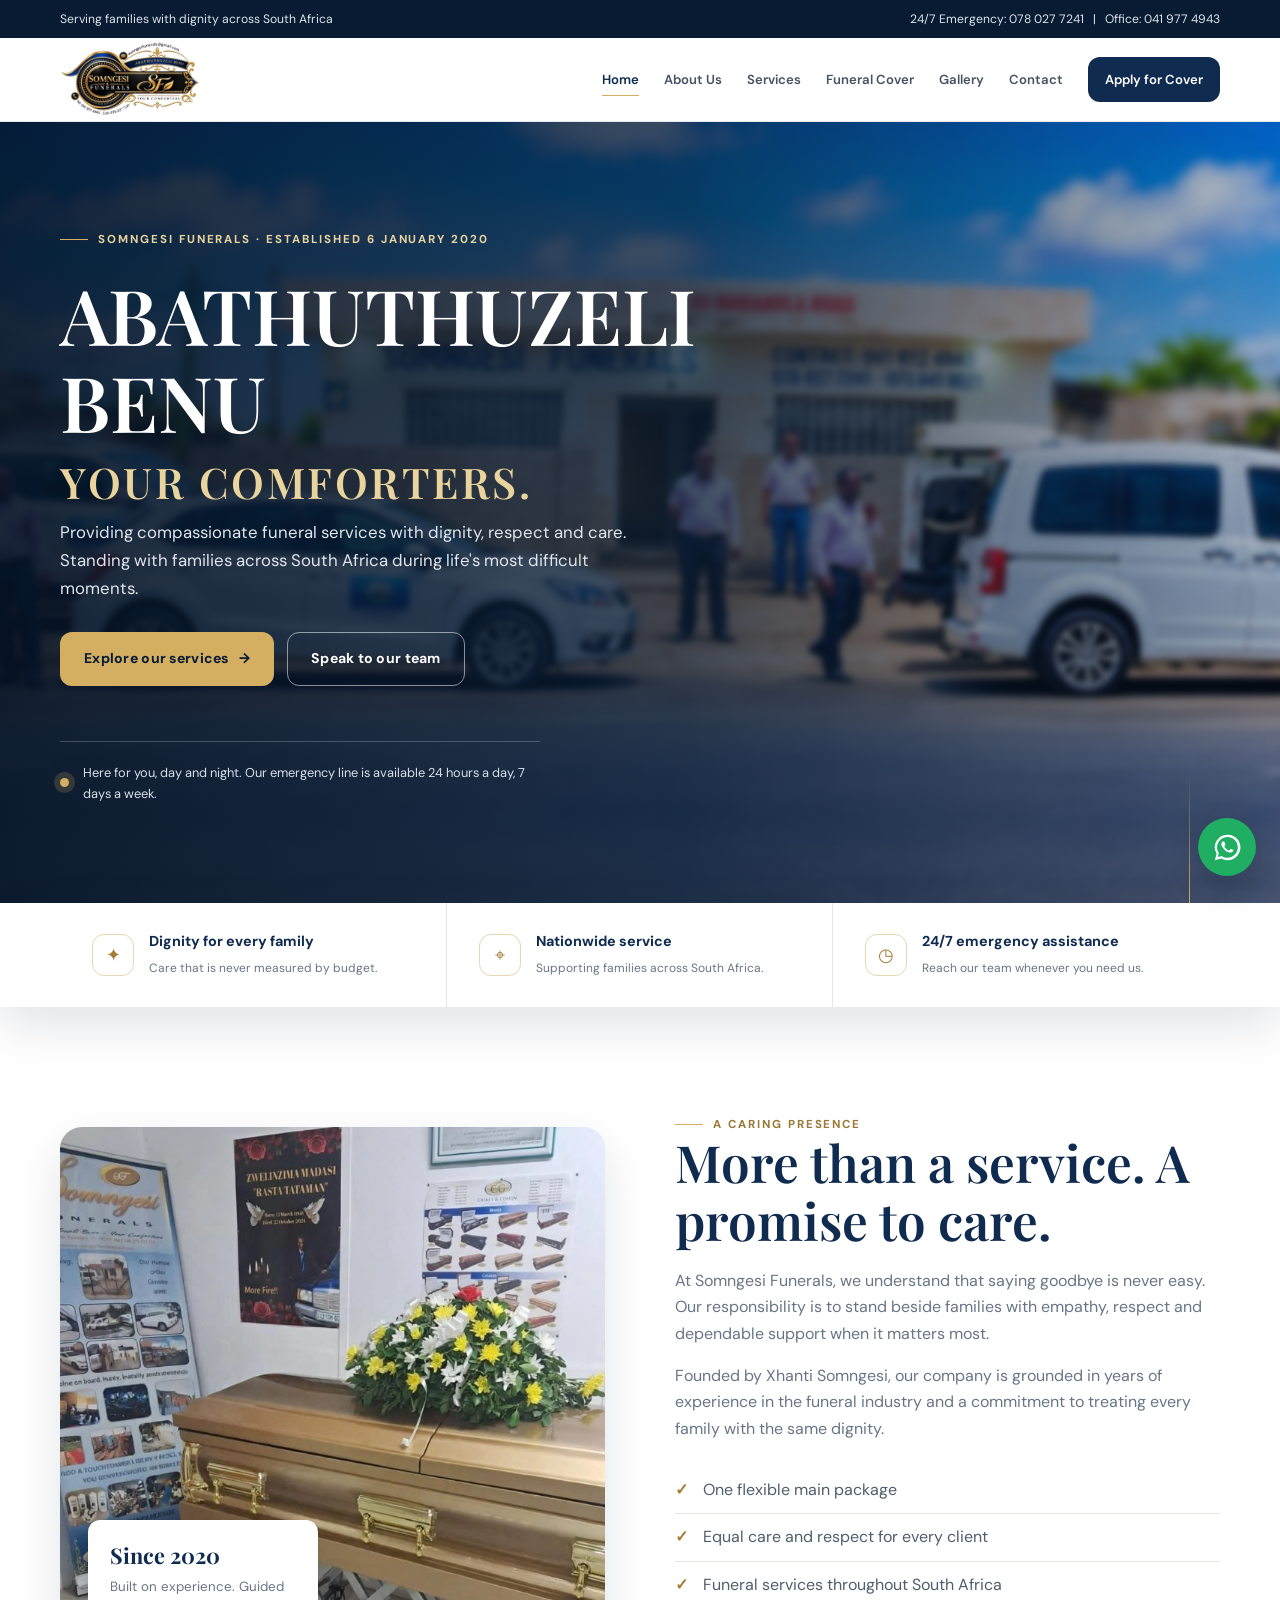
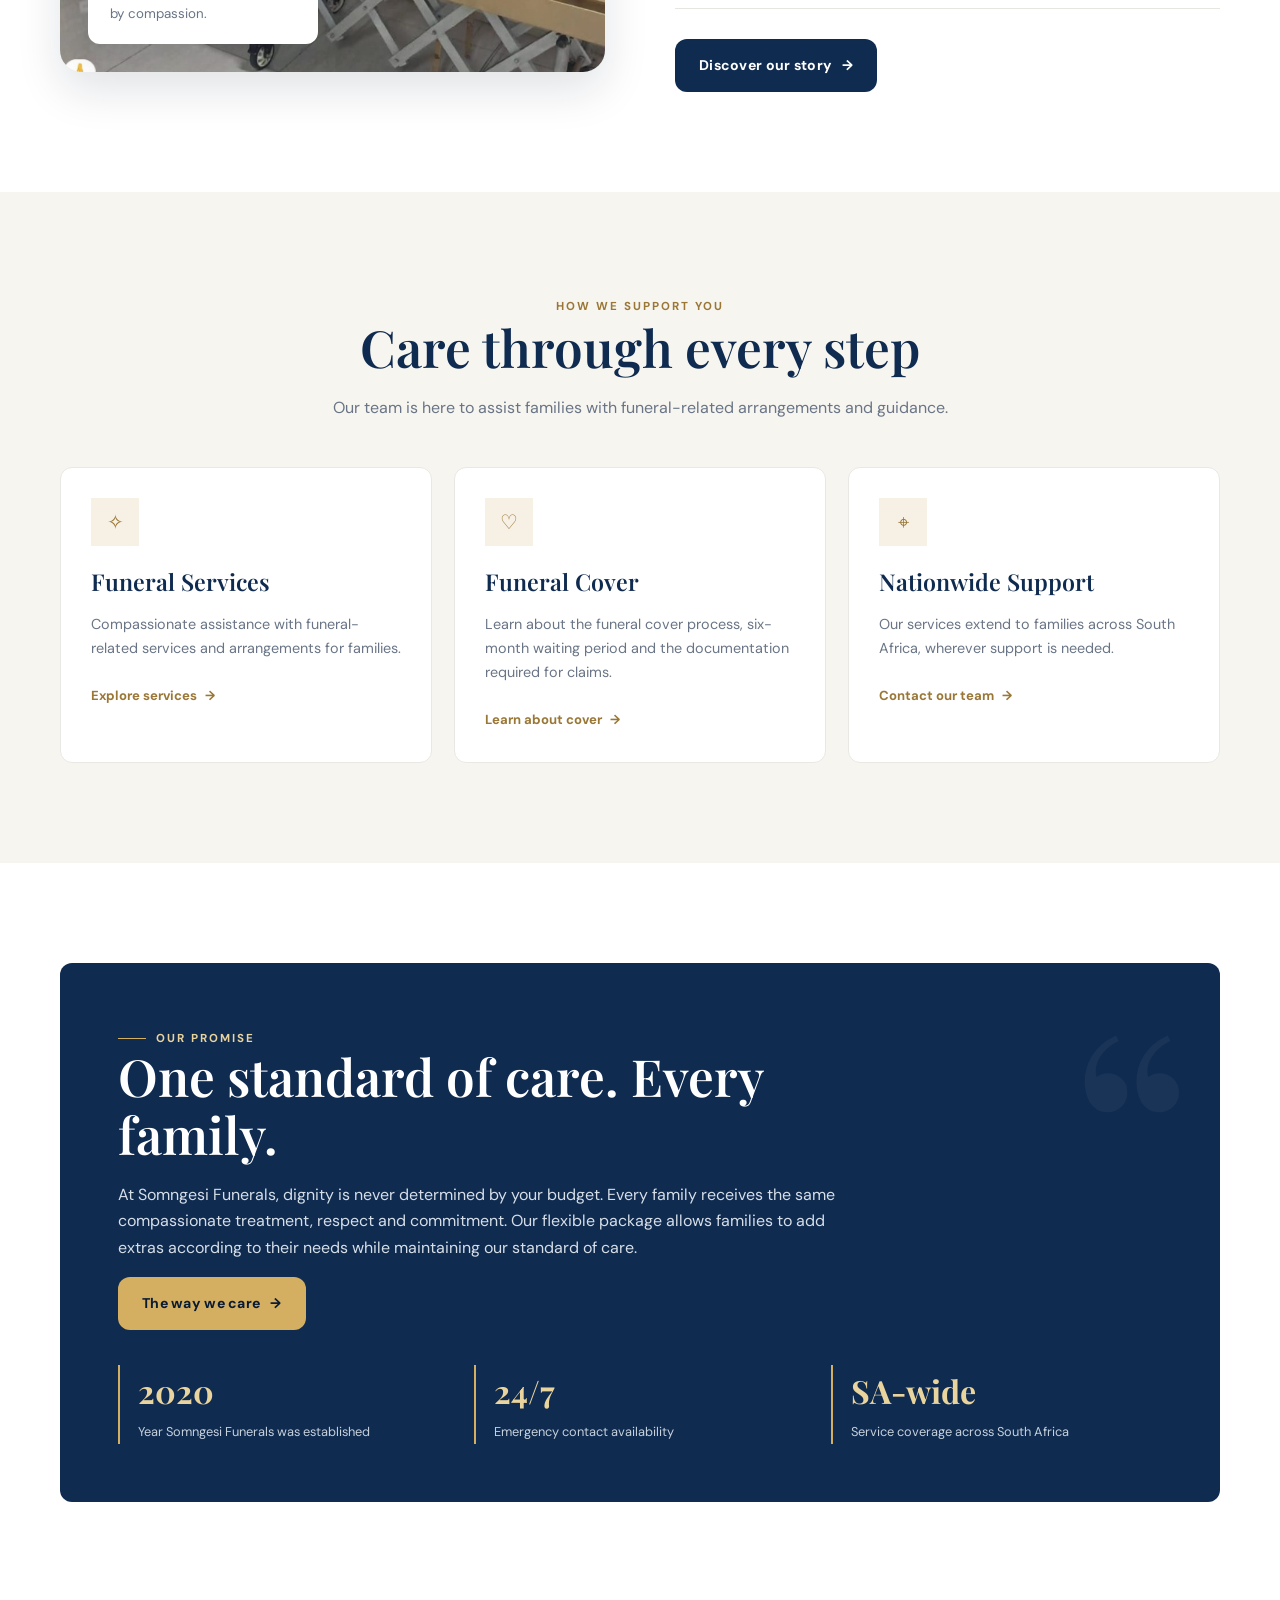
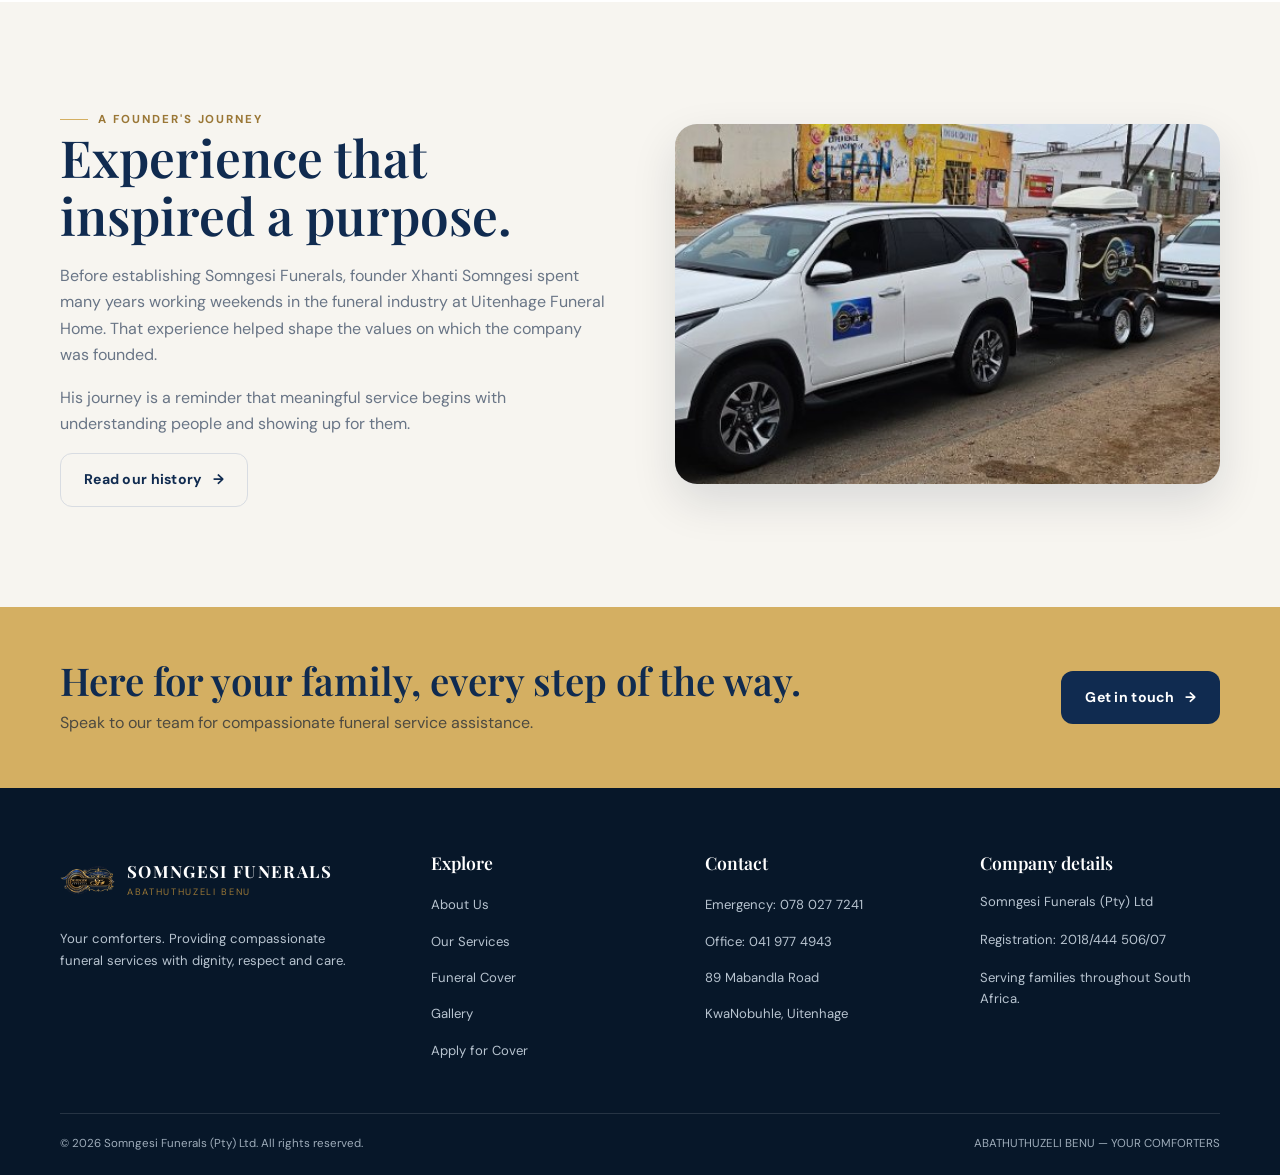
<file: index.html>
<!doctype html>
<html lang="en">
<head>
  <meta charset="utf-8">
  <meta name="viewport" content="width=device-width, initial-scale=1">
  <meta name="description" content="Somngesi Funerals provides compassionate funeral services with dignity and care across South Africa.">
  <meta name="theme-color" content="#102b50">
  <meta property="og:title" content="Your Comforters | Somngesi Funerals">
  <meta property="og:description" content="Somngesi Funerals provides compassionate funeral services with dignity and care across South Africa.">
  <title>Your Comforters | Somngesi Funerals</title>
  <link rel="preconnect" href="https://fonts.googleapis.com">
  <link rel="preconnect" href="https://fonts.gstatic.com" crossorigin>
  <link rel="stylesheet" href="css/style.css">
</head>

<body>

  <div class="topbar">
    <div class="container">
      <div>Serving families with dignity across South Africa</div>
      <div class="top-right">
        <a href="tel:+27780277241">24/7 Emergency: 078 027 7241</a>
        &nbsp; | &nbsp;
        <a href="tel:+27419774943">Office: 041 977 4943</a>
      </div>
    </div>
  </div>

  <header class="site-header">
  <div class="container nav-wrap">

    <a class="brand" href="index.html" aria-label="Somngesi Funerals home">
      <img
        src="assets/images/logo.png"
        alt="Somngesi Funerals Logo"
        class="brand-logo"
      >
    </a>

    <button
      class="menu-toggle"
      aria-label="Open navigation"
      aria-expanded="false"
    >
      &#9776;
    </button>

      <nav class="nav-links" aria-label="Main navigation">
        <a class="active" href="index.html">Home</a>
        <a href="about.html">About Us</a>
        <a href="services.html">Services</a>
        <a href="funeral-cover.html">Funeral Cover</a>
        <a href="gallery.html">Gallery</a>
        <a href="contact.html">Contact</a>
        <a class="nav-cta" href="apply.html">Apply for Cover</a>
      </nav>

    </div>
  </header>

  <main>

    <section class="hero">
      <div class="container">
        <div class="hero-content reveal visible">

          <span class="eyebrow">Somngesi Funerals · Established 6 January 2020</span>

          <h1>
            ABATHUTHUZELI BENU
            <span>YOUR COMFORTERS.</span>
          </h1>

          <p class="hero-copy">
            Providing compassionate funeral services with dignity, respect and care. Standing with families across South Africa during life's most difficult moments.
          </p>

          <div class="hero-actions">
            <a class="btn btn-gold" href="services.html">
              Explore our services <span>→</span>
            </a>
            <a class="btn btn-outline" href="contact.html">Speak to our team</a>
          </div>

          <div class="hero-note">
            <span class="pulse"></span>
            <span>Here for you, day and night. Our emergency line is available 24 hours a day, 7 days a week.</span>
          </div>

        </div>
      </div>
    </section>

    <div class="trust-strip">
      <div class="container trust-grid">

        <div class="trust-item">
          <span class="trust-icon">✦</span>
          <div>
            <strong>Dignity for every family</strong>
            <small>Care that is never measured by budget.</small>
          </div>
        </div>

        <div class="trust-item">
          <span class="trust-icon">⌖</span>
          <div>
            <strong>Nationwide service</strong>
            <small>Supporting families across South Africa.</small>
          </div>
        </div>

        <div class="trust-item">
          <span class="trust-icon">◷</span>
          <div>
            <strong>24/7 emergency assistance</strong>
            <small>Reach our team whenever you need us.</small>
          </div>
        </div>

      </div>
    </div>

    <section class="section">
      <div class="container grid-2">

        <div class="photo-frame reveal">
          <img
            src="assets/images/somngesi-casket-showroom.jpg"
            alt="Casket display in the Somngesi Funerals showroom"
            loading="lazy">
          <div class="image-caption">
            <strong>Since 2020</strong>
            <small>Built on experience. Guided by compassion.</small>
          </div>
        </div>

        <div class="reveal delay-1">
          <span class="eyebrow">A caring presence</span>
          <h2>More than a service. A promise to care.</h2>

          <p>
            At Somngesi Funerals, we understand that saying goodbye is never easy. Our responsibility is to stand beside families with empathy, respect and dependable support when it matters most.
          </p>

          <p>
            Founded by Xhanti Somngesi, our company is grounded in years of experience in the funeral industry and a commitment to treating every family with the same dignity.
          </p>

          <ul class="feature-list">
            <li>One flexible main package</li>
            <li>Equal care and respect for every client</li>
            <li>Funeral services throughout South Africa</li>
          </ul>

          <a class="btn btn-navy" href="about.html">
            Discover our story <span>→</span>
          </a>
        </div>

      </div>
    </section>

    <section class="section section-soft">
      <div class="container">

        <div class="section-head center reveal">
          <span class="eyebrow">How we support you</span>
          <h2>Care through every step</h2>
          <p>Our team is here to assist families with funeral-related arrangements and guidance.</p>
        </div>

        <div class="cards">

          <article class="card reveal">
            <div class="card-icon">✧</div>
            <h3>Funeral Services</h3>
            <p>Compassionate assistance with funeral-related services and arrangements for families.</p>
            <a class="card-link" href="services.html">
              Explore services <span>→</span>
            </a>
          </article>

          <article class="card reveal delay-1">
            <div class="card-icon">♡</div>
            <h3>Funeral Cover</h3>
            <p>Learn about the funeral cover process, six-month waiting period and the documentation required for claims.</p>
            <a class="card-link" href="funeral-cover.html">
              Learn about cover <span>→</span>
            </a>
          </article>

          <article class="card reveal delay-2">
            <div class="card-icon">⌖</div>
            <h3>Nationwide Support</h3>
            <p>Our services extend to families across South Africa, wherever support is needed.</p>
            <a class="card-link" href="contact.html">
              Contact our team <span>→</span>
            </a>
          </article>

        </div>
      </div>
    </section>

    <section class="section">
      <div class="container">

        <div class="statement reveal">
          <span class="eyebrow">Our promise</span>
          <h2>One standard of care. Every family.</h2>

          <p>
            At Somngesi Funerals, dignity is never determined by your budget. Every family receives the same compassionate treatment, respect and commitment. Our flexible package allows families to add extras according to their needs while maintaining our standard of care.
          </p>

          <a class="btn btn-gold" href="about.html">
            The way we care <span>→</span>
          </a>

          <div class="stats">

            <div class="stat">
              <strong>2020</strong>
              <span>Year Somngesi Funerals was established</span>
            </div>

            <div class="stat">
              <strong>24/7</strong>
              <span>Emergency contact availability</span>
            </div>

            <div class="stat">
              <strong>SA-wide</strong>
              <span>Service coverage across South Africa</span>
            </div>

          </div>
        </div>

      </div>
    </section>

    <section class="section section-soft">
      <div class="container grid-2">

        <div class="reveal">
          <span class="eyebrow">A founder's journey</span>
          <h2>Experience that inspired a purpose.</h2>

          <p>
            Before establishing Somngesi Funerals, founder Xhanti Somngesi spent many years working weekends in the funeral industry at Uitenhage Funeral Home. That experience helped shape the values on which the company was founded.
          </p>

          <p>
            His journey is a reminder that meaningful service begins with understanding people and showing up for them.
          </p>

          <a class="btn btn-line" href="about.html">
            Read our history <span>→</span>
          </a>
        </div>

        <div class="photo-frame reveal delay-1">
          <img
            src="assets/images/somngesi-funeral-procession.jpg"
            alt="Somngesi Funerals funeral procession"
            loading="lazy">
        </div>

      </div>
    </section>

  </main>

  <section class="cta-band">
    <div class="container">
      <div>
        <h2>Here for your family, every step of the way.</h2>
        <p>Speak to our team for compassionate funeral service assistance.</p>
      </div>
      <a class="btn btn-navy" href="contact.html">
        Get in touch <span>→</span>
      </a>
    </div>
  </section>

  
<footer class="site-footer">
  <div class="container">

    <div class="footer-grid">

      <div>
        <a class="brand" href="index.html" aria-label="Somngesi Funerals home">
          <img
            src="assets/images/logo.png"
            alt="Somngesi Funerals Logo"
            class="brand-logo"
          >
          <span>
            <span class="brand-name" style="color:#fff">SOMNGESI FUNERALS</span>
            <span class="brand-tag">ABATHUTHUZELI BENU</span>
          </span>
        </a>

        <p style="margin-top:20px;max-width:290px">
          Your comforters. Providing compassionate funeral services
          with dignity, respect and care.
        </p>
      </div>


        <div>
          <h3>Explore</h3>
          <ul class="footer-links">
            <li><a href="about.html">About Us</a></li>
            <li><a href="services.html">Our Services</a></li>
            <li><a href="funeral-cover.html">Funeral Cover</a></li>
            <li><a href="gallery.html">Gallery</a></li>
            <li><a href="apply.html">Apply for Cover</a></li>
          </ul>
        </div>

        <div>
          <h3>Contact</h3>
          <ul class="footer-links">
            <li><a href="tel:+27780277241">Emergency: 078 027 7241</a></li>
            <li><a href="tel:+27419774943">Office: 041 977 4943</a></li>
            <li><a href="contact.html">89 Mabandla Road</a></li>
            <li><a href="contact.html">KwaNobuhle, Uitenhage</a></li>
          </ul>
        </div>

        <div>
          <h3>Company details</h3>
          <p>Somngesi Funerals (Pty) Ltd</p>
          <p>Registration: 2018/444 506/07</p>
          <p>Serving families throughout South Africa.</p>
        </div>

      </div>

      <div class="footer-bottom">
        <span>© <span id="year">2026</span> Somngesi Funerals (Pty) Ltd. All rights reserved.</span>
        <span>ABATHUTHUZELI BENU — YOUR COMFORTERS</span>
      </div>

    </div>
  </footer>

  <a
    class="whatsapp"
    href="https://wa.me/27780277241?text=Good%20day%20Somngesi%20Funerals.%20I%20would%20like%20to%20enquire%20about%20your%20funeral%20services."
    target="_blank"
    rel="noopener"
    aria-label="Chat to Somngesi Funerals on WhatsApp"
  >
    <svg viewBox="0 0 32 32" aria-hidden="true">
      <path d="M16 .8A15 15 0 0 0 3.1 23.5L1 31l7.7-2A15.1 15.1 0 1 0 16 .8zm0 27.4c-2.3 0-4.5-.6-6.4-1.8l-.5-.3-4.6 1.2 1.2-4.5-.3-.5A12.3 12.3 0 1 1 16 28.2zm6.8-9.2c-.4-.2-2.2-1.1-2.6-1.2-.3-.1-.6-.2-.8.2-.3.4-1 1.2-1.2 1.4-.2.2-.4.3-.8.1-.4-.2-1.6-.6-3.1-2-1.1-1-1.8-2.2-2-2.6-.2-.4 0-.6.2-.8l.6-.7c.2-.2.2-.4.4-.6.1-.2 0-.5 0-.7-.1-.2-.8-2-1.1-2.7-.3-.7-.6-.6-.8-.6h-.7c-.2 0-.6.1-.9.5-.3.4-1.2 1.2-1.2 3s1.3 3.4 1.5 3.6c.2.2 2.5 3.8 6 5.3.8.3 1.4.5 1.9.7.8.2 1.5.2 2 .1.6-.1 2.2-.9 2.5-1.8.3-.9.3-1.6.2-1.8-.1-.1-.3-.2-.7-.4z"/>
    </svg>
  </a>

  <button class="back-top" aria-label="Back to top">↑</button>

  <script src="js/main.js"></script>
</body>
</html>
</file>
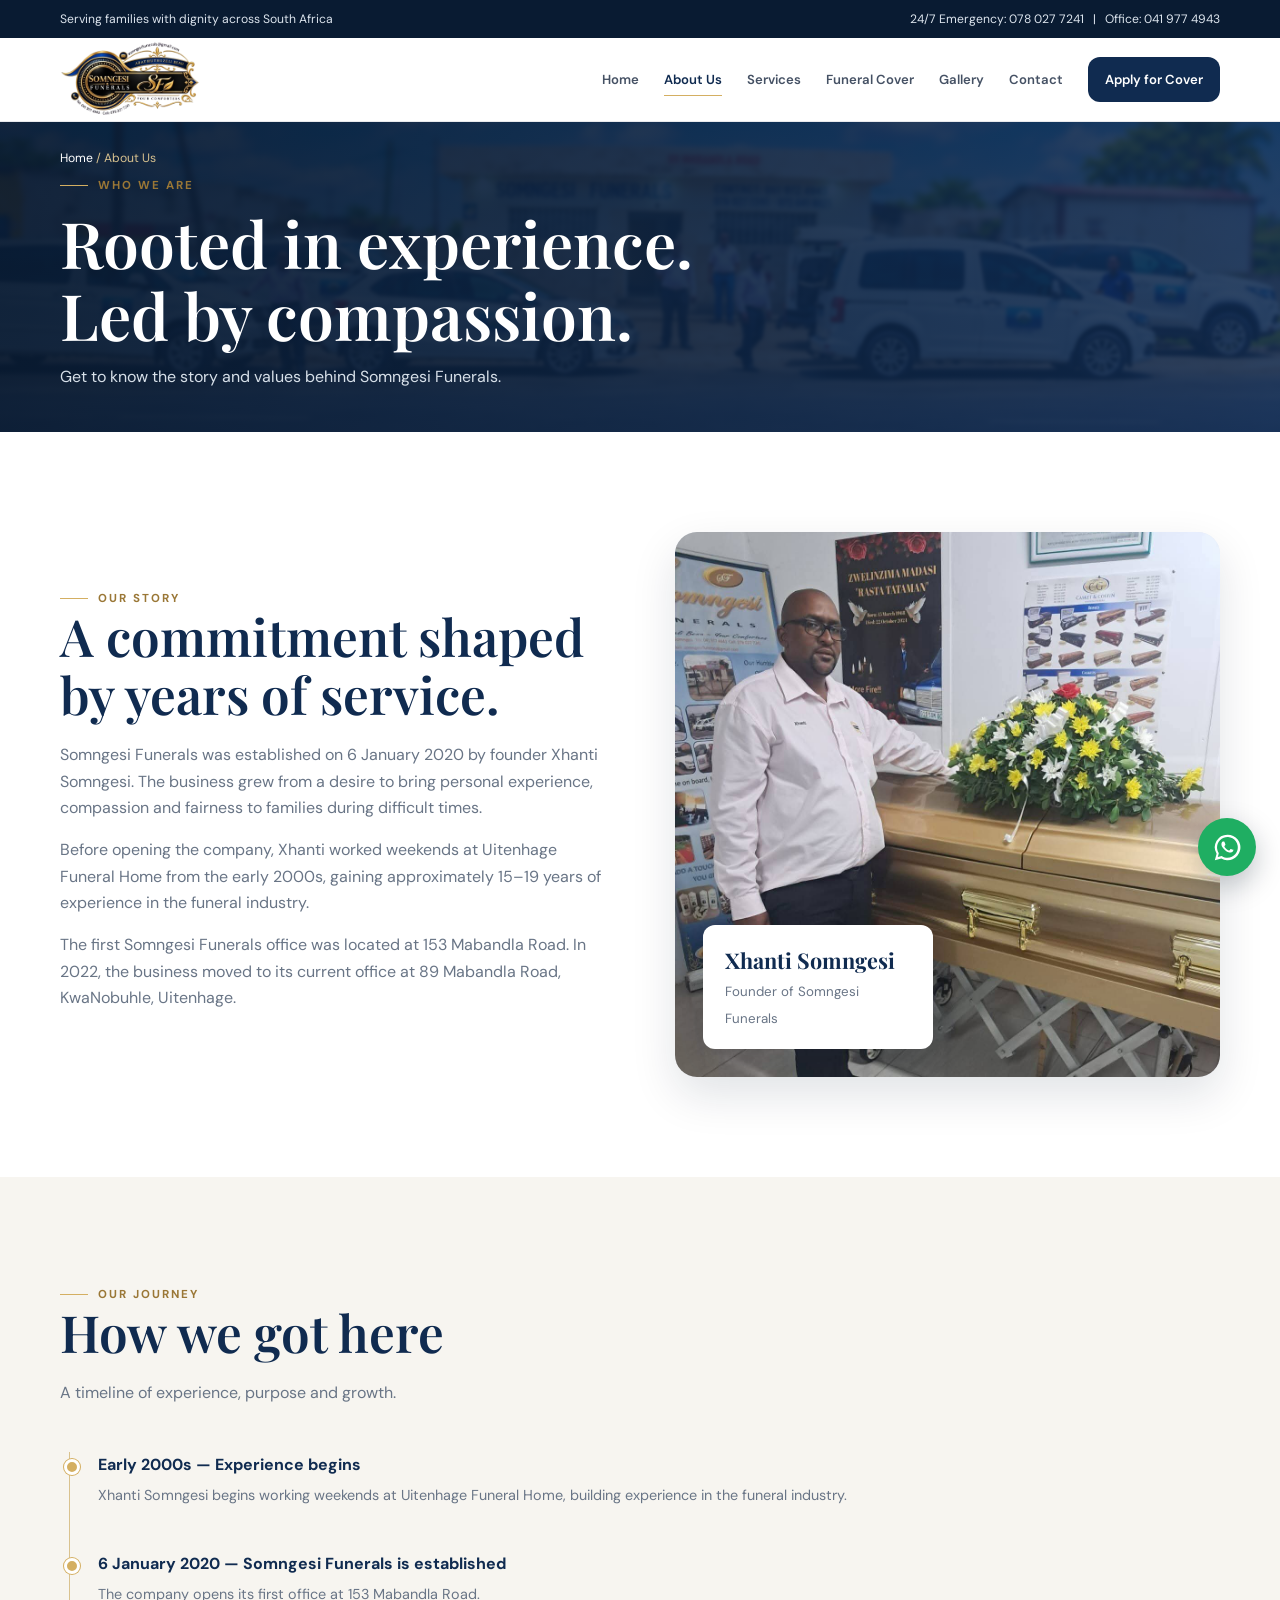
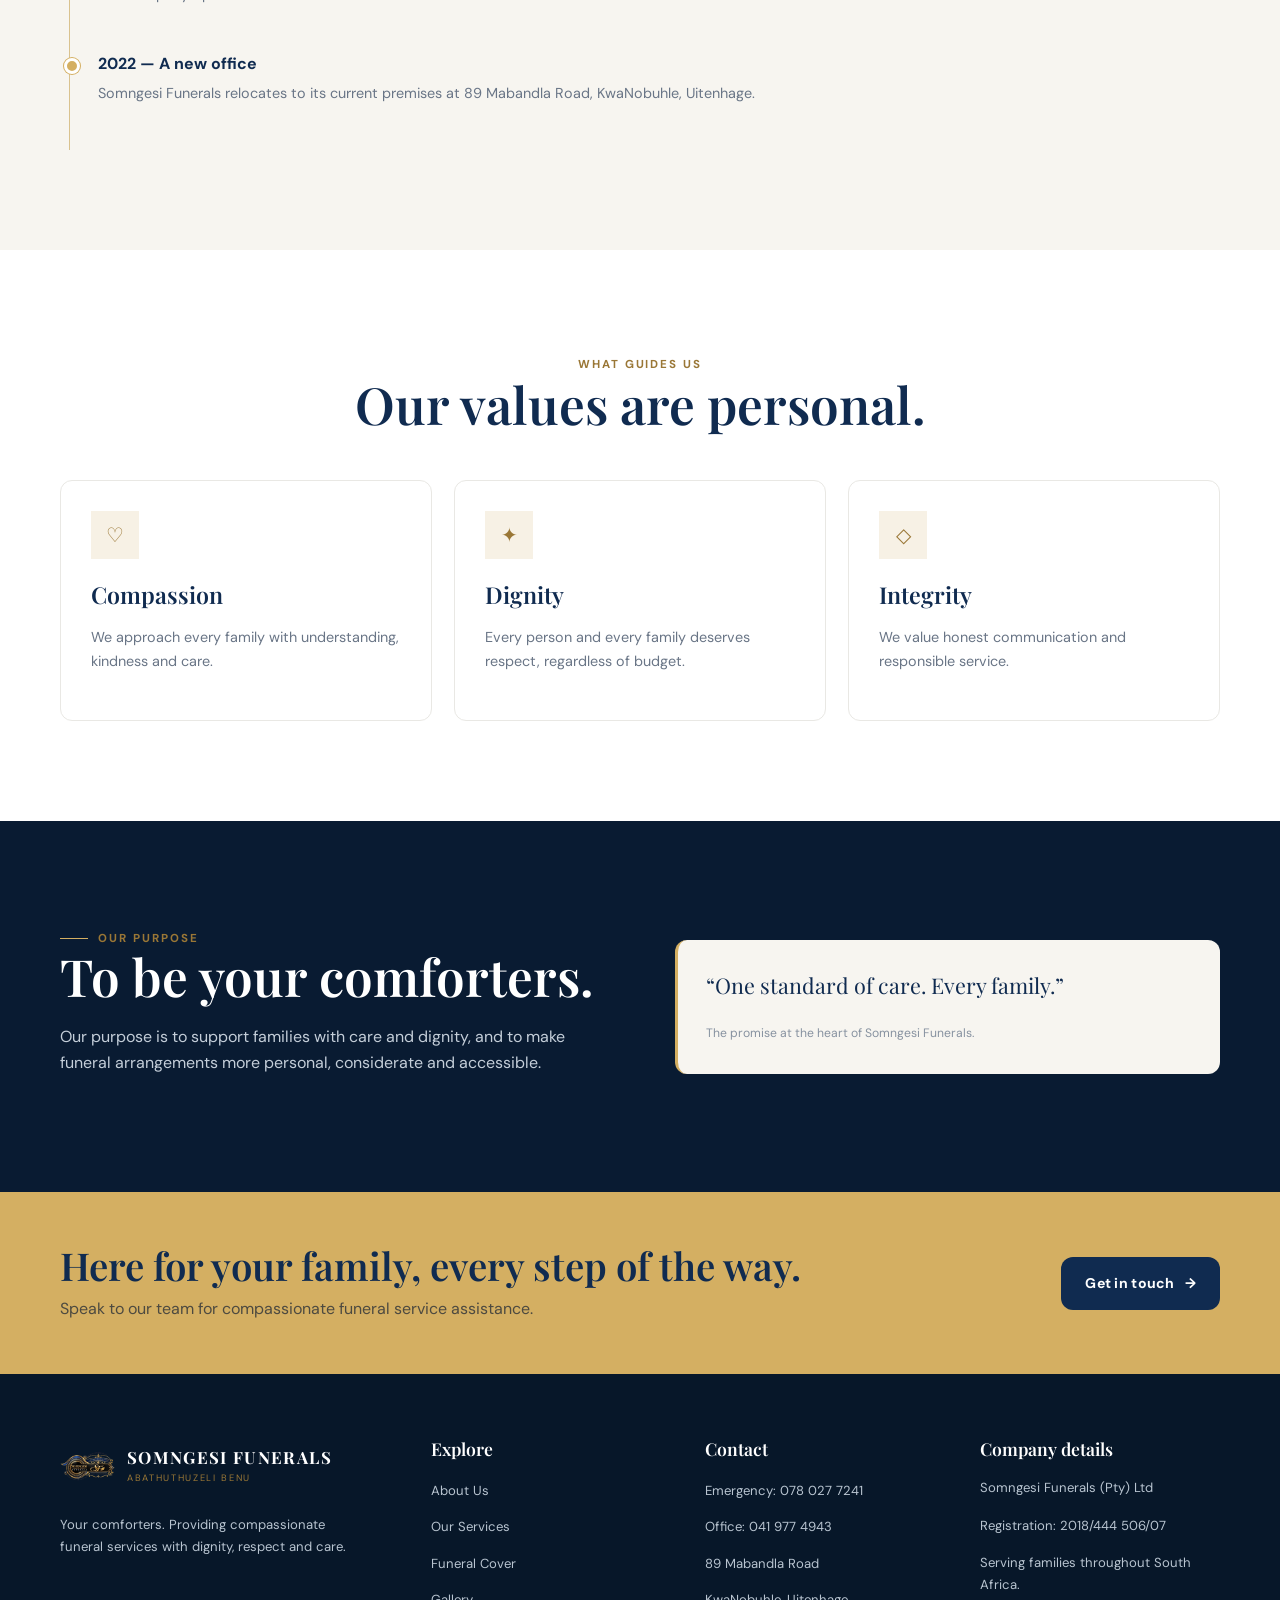
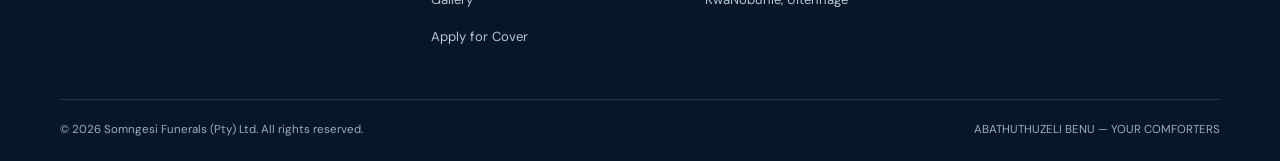
<file: about.html>
<!doctype html>
<html lang="en">
<head>
  <meta charset="utf-8">
  <meta name="viewport" content="width=device-width, initial-scale=1">
  <meta name="description" content="Discover the story, experience and values behind Somngesi Funerals.">
  <meta name="theme-color" content="#102b50">
  <meta property="og:title" content="About Us | Somngesi Funerals">
  <meta property="og:description" content="Discover the story, experience and values behind Somngesi Funerals.">
  <title>About Us | Somngesi Funerals</title>

  <link rel="preconnect" href="https://fonts.googleapis.com">
  <link rel="preconnect" href="https://fonts.gstatic.com" crossorigin>
  <link rel="stylesheet" href="css/style.css">
</head>

<body>

  <!-- Top Bar -->
  <div class="topbar">
    <div class="container">
      <div>Serving families with dignity across South Africa</div>

      <div class="top-right">
        <a href="tel:+27780277241">24/7 Emergency: 078 027 7241</a>
        &nbsp; | &nbsp;
        <a href="tel:+27419774943">Office: 041 977 4943</a>
      </div>
    </div>
  </div>

  <!-- Header -->
 <header class="site-header">
  <div class="container nav-wrap">

    <a class="brand" href="index.html" aria-label="Somngesi Funerals home">
      <img
        src="assets/images/logo.png"
        alt="Somngesi Funerals Logo"
        class="brand-logo"
      >
    </a>

      <button class="menu-toggle" aria-label="Open navigation" aria-expanded="false">
        &#9776;
      </button>

      <nav class="nav-links" aria-label="Main navigation">
        <a href="index.html">Home</a>
        <a class="active" href="about.html">About Us</a>
        <a href="services.html">Services</a>
        <a href="funeral-cover.html">Funeral Cover</a>
        <a href="gallery.html">Gallery</a>
        <a href="contact.html">Contact</a>
        <a class="nav-cta" href="apply.html">Apply for Cover</a>
      </nav>

    </div>
  </header>

  <main>

    <!-- Page Hero -->
    <section class="page-hero">
      <div class="container">

        <div class="breadcrumbs">
          <a href="index.html">Home</a> / About Us
        </div>

        <span class="eyebrow">Who we are</span>

        <h1>Rooted in experience.<br>Led by compassion.</h1>

        <p>
          Get to know the story and values behind Somngesi Funerals.
        </p>

      </div>
    </section>

    <!-- Our Story -->
    <section class="section">
      <div class="container grid-2">

        <div class="reveal">
          <span class="eyebrow">Our story</span>

          <h2>A commitment shaped by years of service.</h2>

          <p>
            Somngesi Funerals was established on 6 January 2020 by founder
            Xhanti Somngesi. The business grew from a desire to bring personal
            experience, compassion and fairness to families during difficult times.
          </p>

          <p>
            Before opening the company, Xhanti worked weekends at Uitenhage
            Funeral Home from the early 2000s, gaining approximately 15–19
            years of experience in the funeral industry.
          </p>

          <p>
            The first Somngesi Funerals office was located at 153 Mabandla Road.
            In 2022, the business moved to its current office at 89 Mabandla Road,
            KwaNobuhle, Uitenhage.
          </p>
        </div>

        <!-- Founder Photograph -->
        <div class="photo-frame reveal delay-1">
          <img
            src="assets/images/founder.jpg"
            alt="Xhanti Somngesi, founder of Somngesi Funerals"
            loading="lazy"
          >

          <div class="image-caption">
            <strong>Xhanti Somngesi</strong>
            <small>Founder of Somngesi Funerals</small>
          </div>
        </div>

      </div>
    </section>

    <!-- Our Journey -->
    <section class="section section-soft">
      <div class="container">

        <div class="section-head reveal">
          <span class="eyebrow">Our journey</span>
          <h2>How we got here</h2>
          <p>A timeline of experience, purpose and growth.</p>
        </div>

        <div class="timeline reveal">

          <div class="timeline-item">
            <strong>Early 2000s — Experience begins</strong>
            <p>
              Xhanti Somngesi begins working weekends at Uitenhage Funeral Home,
              building experience in the funeral industry.
            </p>
          </div>

          <div class="timeline-item">
            <strong>6 January 2020 — Somngesi Funerals is established</strong>
            <p>
              The company opens its first office at 153 Mabandla Road.
            </p>
          </div>

          <div class="timeline-item">
            <strong>2022 — A new office</strong>
            <p>
              Somngesi Funerals relocates to its current premises at
              89 Mabandla Road, KwaNobuhle, Uitenhage.
            </p>
          </div>

        </div>
      </div>
    </section>

    <!-- Our Values -->
    <section class="section">
      <div class="container">

        <div class="section-head center reveal">
          <span class="eyebrow">What guides us</span>
          <h2>Our values are personal.</h2>
        </div>

        <div class="cards">

          <article class="card reveal">
            <div class="card-icon">♡</div>
            <h3>Compassion</h3>
            <p>
              We approach every family with understanding, kindness and care.
            </p>
          </article>

          <article class="card reveal delay-1">
            <div class="card-icon">✦</div>
            <h3>Dignity</h3>
            <p>
              Every person and every family deserves respect, regardless of budget.
            </p>
          </article>

          <article class="card reveal delay-2">
            <div class="card-icon">◇</div>
            <h3>Integrity</h3>
            <p>
              We value honest communication and responsible service.
            </p>
          </article>

        </div>
      </div>
    </section>

    <!-- Our Purpose -->
    <section class="section section-dark">
      <div class="container grid-2">

        <div>
          <span class="eyebrow">Our purpose</span>
          <h2>To be your comforters.</h2>

          <p>
            Our purpose is to support families with care and dignity, and to
            make funeral arrangements more personal, considerate and accessible.
          </p>
        </div>

        <div class="quote-card">
          <p>“One standard of care. Every family.”</p>
          <span class="muted-note">
            The promise at the heart of Somngesi Funerals.
          </span>
        </div>

      </div>
    </section>

  </main>

  <!-- Call to Action -->
  <section class="cta-band">
    <div class="container">

      <div>
        <h2>Here for your family, every step of the way.</h2>
        <p>
          Speak to our team for compassionate funeral service assistance.
        </p>
      </div>

      <a class="btn btn-navy" href="contact.html">
        Get in touch <span>→</span>
      </a>

    </div>
  </section>

  <!-- Footer -->
 
<footer class="site-footer">
  <div class="container">

    <div class="footer-grid">

      <div>
        <a class="brand" href="index.html" aria-label="Somngesi Funerals home">
          <img
            src="assets/images/logo.png"
            alt="Somngesi Funerals Logo"
            class="brand-logo"
          >
          <span>
            <span class="brand-name" style="color:#fff">SOMNGESI FUNERALS</span>
            <span class="brand-tag">ABATHUTHUZELI BENU</span>
          </span>
        </a>

        <p style="margin-top:20px;max-width:290px">
          Your comforters. Providing compassionate funeral services
          with dignity, respect and care.
        </p>
      </div>

        <div>
          <h3>Explore</h3>
          <ul class="footer-links">
            <li><a href="about.html">About Us</a></li>
            <li><a href="services.html">Our Services</a></li>
            <li><a href="funeral-cover.html">Funeral Cover</a></li>
            <li><a href="gallery.html">Gallery</a></li>
            <li><a href="apply.html">Apply for Cover</a></li>
          </ul>
        </div>

        <div>
          <h3>Contact</h3>
          <ul class="footer-links">
            <li>
              <a href="tel:+27780277241">Emergency: 078 027 7241</a>
            </li>
            <li>
              <a href="tel:+27419774943">Office: 041 977 4943</a>
            </li>
            <li><a href="contact.html">89 Mabandla Road</a></li>
            <li><a href="contact.html">KwaNobuhle, Uitenhage</a></li>
          </ul>
        </div>

        <div>
          <h3>Company details</h3>
          <p>Somngesi Funerals (Pty) Ltd</p>
          <p>Registration: 2018/444 506/07</p>
          <p>Serving families throughout South Africa.</p>
        </div>

      </div>

      <div class="footer-bottom">
        <span>
          © <span id="year">2026</span> Somngesi Funerals (Pty) Ltd.
          All rights reserved.
        </span>

        <span>ABATHUTHUZELI BENU — YOUR COMFORTERS</span>
      </div>

    </div>
  </footer>

  <!-- Floating WhatsApp -->
  <a
    class="whatsapp"
    href="https://wa.me/27780277241?text=Good%20day%20Somngesi%20Funerals.%20I%20would%20like%20to%20enquire%20about%20your%20funeral%20services."
    target="_blank"
    rel="noopener"
    aria-label="Chat to Somngesi Funerals on WhatsApp"
  >
    <svg viewBox="0 0 32 32" aria-hidden="true">
      <path d="M16 .8A15 15 0 0 0 3.1 23.5L1 31l7.7-2A15.1 15.1 0 1 0 16 .8zm0 27.4c-2.3 0-4.5-.6-6.4-1.8l-.5-.3-4.6 1.2 1.2-4.5-.3-.5A12.3 12.3 0 1 1 16 28.2zm6.8-9.2c-.4-.2-2.2-1.1-2.6-1.2-.3-.1-.6-.2-.8.2-.3.4-1 1.2-1.2 1.4-.2.2-.4.3-.8.1-.4-.2-1.6-.6-3.1-2-1.1-1-1.8-2.2-2-2.6-.2-.4 0-.6.2-.8l.6-.7c.2-.2.2-.4.4-.6.1-.2 0-.5 0-.7-.1-.2-.8-2-1.1-2.7-.3-.7-.6-.6-.8-.6h-.7c-.2 0-.6.1-.9.5-.3.4-1.2 1.2-1.2 3s1.3 3.4 1.5 3.6c.2.2 2.5 3.8 6 5.3.8.3 1.4.5 1.9.7.8.2 1.5.2 2 .1.6-.1 2.2-.9 2.5-1.8.3-.9.3-1.6.2-1.8-.1-.1-.3-.2-.7-.4z"/>
    </svg>
  </a>

  <button class="back-top" aria-label="Back to top">↑</button>

  <script src="js/main.js"></script>

</body>
</html>
</file>
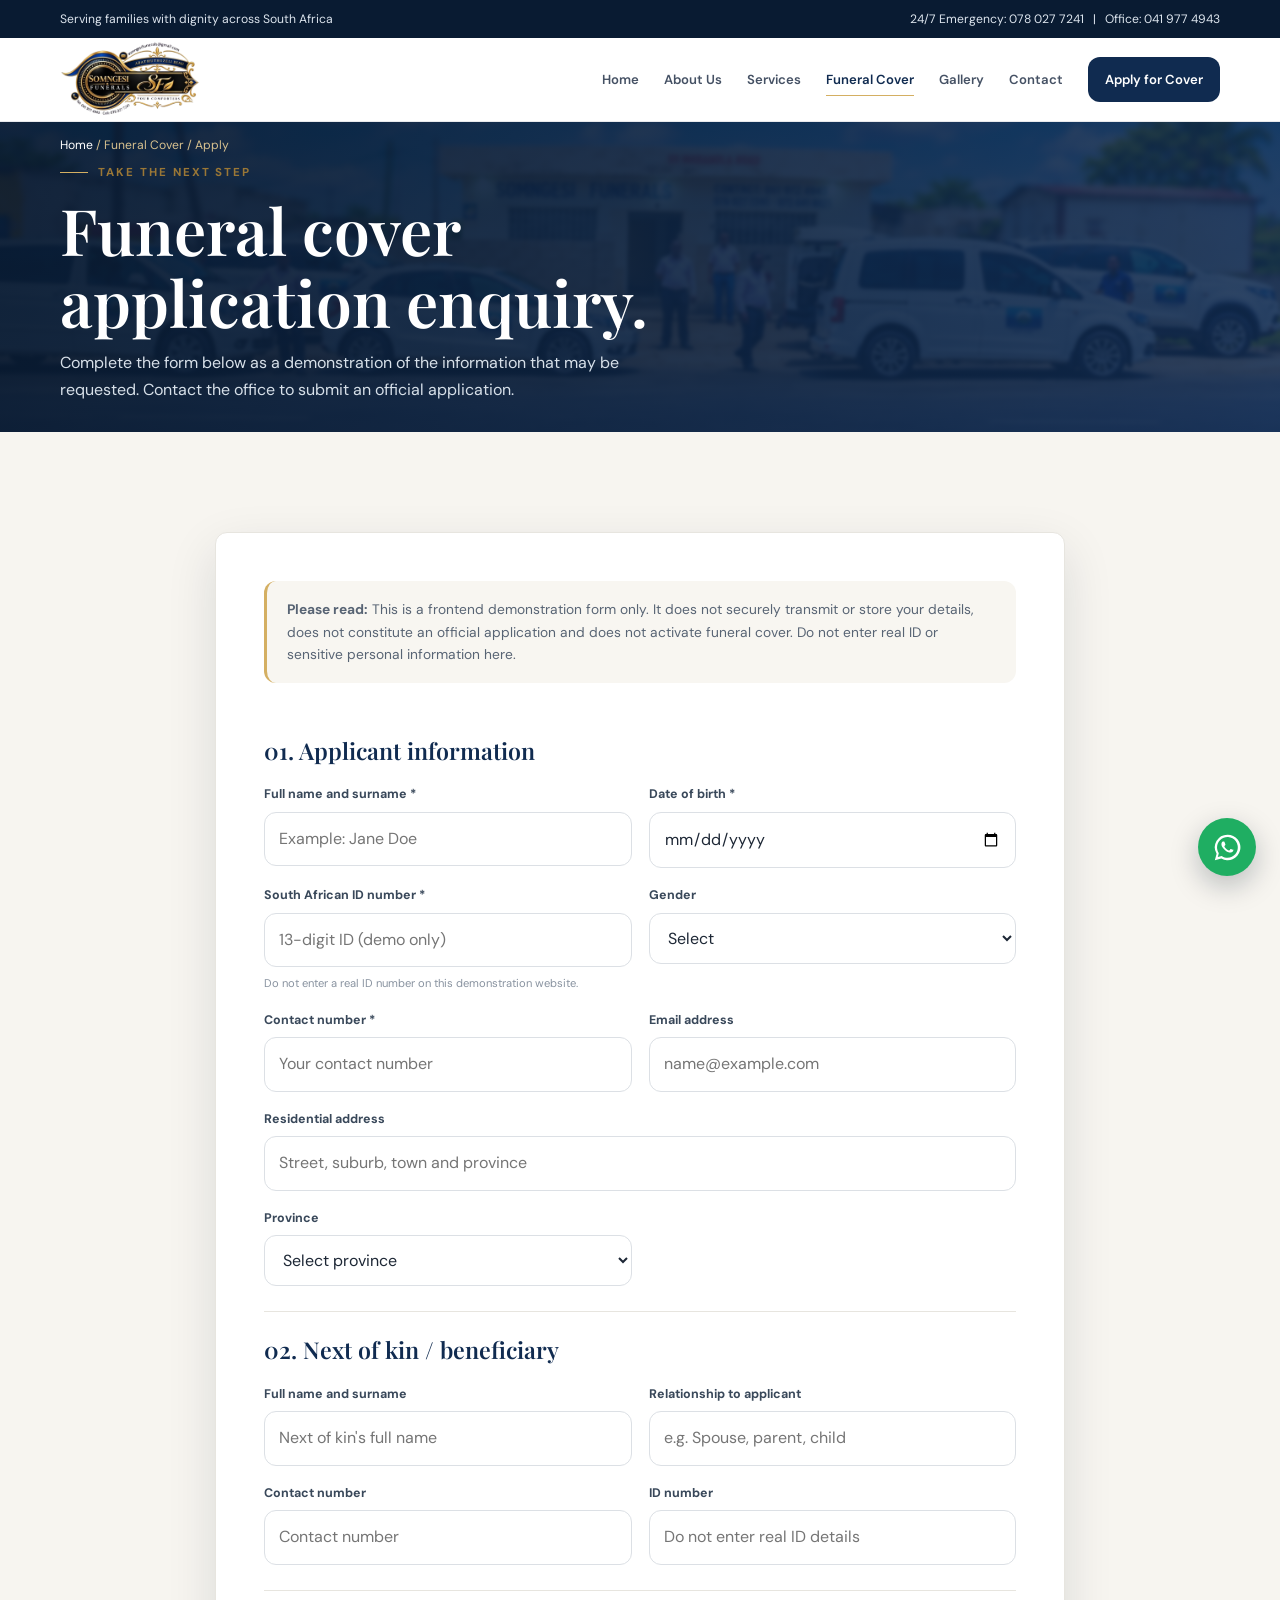
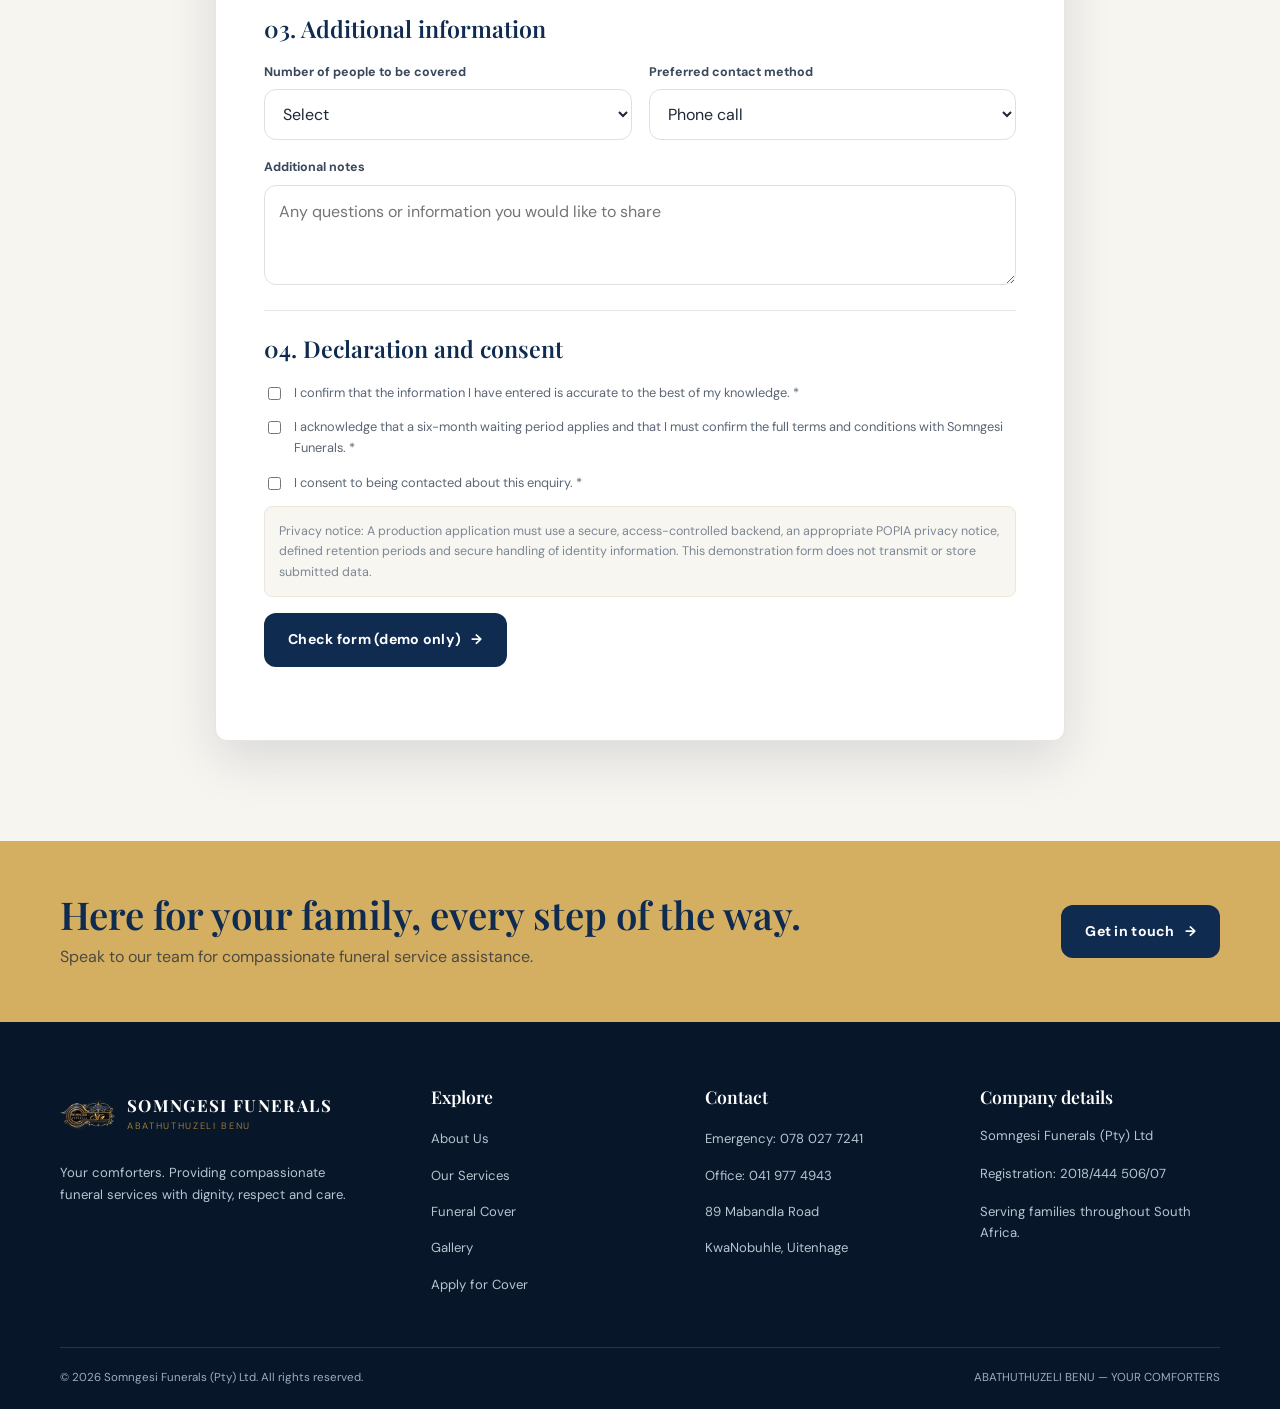
<file: apply.html>
<!doctype html>
<html lang="en">
<head>
  <meta charset="utf-8">
  <meta name="viewport" content="width=device-width, initial-scale=1">
  <meta name="description" content="Funeral cover application enquiry form for Somngesi Funerals.">
  <meta name="theme-color" content="#102b50">
  <meta property="og:title" content="Apply for Funeral Cover | Somngesi Funerals">
  <meta property="og:description" content="Funeral cover application enquiry form for Somngesi Funerals.">
  <title>Apply for Funeral Cover | Somngesi Funerals</title>

  <link rel="preconnect" href="https://fonts.googleapis.com">
  <link rel="preconnect" href="https://fonts.gstatic.com" crossorigin>
  <link rel="stylesheet" href="css/style.css">
</head>

<body>

  <div class="topbar">
    <div class="container">
      <div>Serving families with dignity across South Africa</div>
      <div class="top-right">
        <a href="tel:+27780277241">24/7 Emergency: 078 027 7241</a>
        &nbsp; | &nbsp;
        <a href="tel:+27419774943">Office: 041 977 4943</a>
      </div>
    </div>
  </div>

 <header class="site-header">
  <div class="container nav-wrap">

    <a class="brand" href="index.html" aria-label="Somngesi Funerals home">
      <img
        src="assets/images/logo.png"
        alt="Somngesi Funerals Logo"
        class="brand-logo"
      >
    </a>

      <button class="menu-toggle" aria-label="Open navigation" aria-expanded="false">
        &#9776;
      </button>

      <nav class="nav-links" aria-label="Main navigation">
        <a href="index.html">Home</a>
        <a href="about.html">About Us</a>
        <a href="services.html">Services</a>
        <a class="active" href="funeral-cover.html">Funeral Cover</a>
        <a href="gallery.html">Gallery</a>
        <a href="contact.html">Contact</a>
        <a class="nav-cta" href="apply.html">Apply for Cover</a>
      </nav>

    </div>
  </header>

  <main>

    <section class="page-hero">
      <div class="container">

        <div class="breadcrumbs">
          <a href="index.html">Home</a> / Funeral Cover / Apply
        </div>

        <span class="eyebrow">Take the next step</span>

        <h1>Funeral cover<br>application enquiry.</h1>

        <p>
          Complete the form below as a demonstration of the information
          that may be requested. Contact the office to submit an official application.
        </p>

      </div>
    </section>

    <section class="section section-soft">
      <div class="container">

        <div class="form-shell reveal">

          <div class="form-intro">
            <strong>Please read:</strong>
            This is a frontend demonstration form only. It does not securely
            transmit or store your details, does not constitute an official
            application and does not activate funeral cover. Do not enter real
            ID or sensitive personal information here.
          </div>

          <form id="coverApplication">

            <!-- 01. Applicant information -->
            <div class="form-section" style="border-top:0">

              <h3>01. Applicant information</h3>

              <div class="form-grid">

                <div class="field">
                  <label for="fullName">Full name and surname *</label>
                  <input
                    id="fullName"
                    name="fullName"
                    required
                    autocomplete="name"
                    placeholder="Example: Jane Doe"
                  >
                </div>

                <div class="field">
                  <label for="dob">Date of birth *</label>
                  <input id="dob" name="dob" type="date" required>
                </div>

                <div class="field">
                  <label for="idNumber">South African ID number *</label>
                  <input
                    id="idNumber"
                    name="idNumber"
                    required
                    inputmode="numeric"
                    maxlength="13"
                    placeholder="13-digit ID (demo only)"
                  >
                  <small>Do not enter a real ID number on this demonstration website.</small>
                </div>

                <div class="field">
                  <label for="gender">Gender</label>
                  <select id="gender" name="gender">
                    <option value="">Select</option>
                    <option>Female</option>
                    <option>Male</option>
                    <option>Prefer not to say</option>
                  </select>
                </div>

                <div class="field">
                  <label for="phone">Contact number *</label>
                  <input
                    id="phone"
                    name="phone"
                    type="tel"
                    required
                    autocomplete="tel"
                    placeholder="Your contact number"
                  >
                </div>

                <div class="field">
                  <label for="email">Email address</label>
                  <input
                    id="email"
                    name="email"
                    type="email"
                    autocomplete="email"
                    placeholder="name@example.com"
                  >
                </div>

                <div class="field full">
                  <label for="address">Residential address</label>
                  <input
                    id="address"
                    name="address"
                    autocomplete="street-address"
                    placeholder="Street, suburb, town and province"
                  >
                </div>

                <div class="field">
                  <label for="province">Province</label>
                  <select id="province" name="province">
                    <option value="">Select province</option>
                    <option>Eastern Cape</option>
                    <option>Free State</option>
                    <option>Gauteng</option>
                    <option>KwaZulu-Natal</option>
                    <option>Limpopo</option>
                    <option>Mpumalanga</option>
                    <option>Northern Cape</option>
                    <option>North West</option>
                    <option>Western Cape</option>
                  </select>
                </div>

              </div>
            </div>

            <!-- 02. Next of kin / beneficiary -->
            <div class="form-section">

              <h3>02. Next of kin / beneficiary</h3>

              <div class="form-grid">

                <div class="field">
                  <label for="kinName">Full name and surname</label>
                  <input
                    id="kinName"
                    name="kinName"
                    placeholder="Next of kin's full name"
                  >
                </div>

                <div class="field">
                  <label for="relationship">Relationship to applicant</label>
                  <input
                    id="relationship"
                    name="relationship"
                    placeholder="e.g. Spouse, parent, child"
                  >
                </div>

                <div class="field">
                  <label for="kinPhone">Contact number</label>
                  <input
                    id="kinPhone"
                    name="kinPhone"
                    type="tel"
                    placeholder="Contact number"
                  >
                </div>

                <div class="field">
                  <label for="kinId">ID number</label>
                  <input
                    id="kinId"
                    name="kinId"
                    placeholder="Do not enter real ID details"
                  >
                </div>

              </div>
            </div>

            <!-- 03. Additional information -->
            <div class="form-section">

              <h3>03. Additional information</h3>

              <div class="form-grid">

                <div class="field">
                  <label for="members">Number of people to be covered</label>
                  <select id="members" name="members">
                    <option value="">Select</option>
                    <option>1</option>
                    <option>2</option>
                    <option>3</option>
                    <option>4</option>
                    <option>5</option>
                    <option>6 or more</option>
                  </select>
                </div>

                <div class="field">
                  <label for="preferred">Preferred contact method</label>
                  <select id="preferred" name="preferred">
                    <option>Phone call</option>
                    <option>WhatsApp</option>
                    <option>Email</option>
                  </select>
                </div>

                <div class="field full">
                  <label for="notes">Additional notes</label>
                  <textarea
                    id="notes"
                    name="notes"
                    placeholder="Any questions or information you would like to share"
                  ></textarea>
                </div>

              </div>
            </div>

            <!-- 04. Declaration and consent -->
            <div class="form-section">

              <h3>04. Declaration and consent</h3>

              <label class="check-row">
                <input type="checkbox" name="accuracyConsent" required>
                I confirm that the information I have entered is accurate
                to the best of my knowledge. *
              </label>

              <label class="check-row">
                <input type="checkbox" name="waitingPeriodConsent" required>
                I acknowledge that a six-month waiting period applies
                and that I must confirm the full terms and conditions
                with Somngesi Funerals. *
              </label>

              <label class="check-row">
                <input type="checkbox" name="contactConsent" required>
                I consent to being contacted about this enquiry. *
              </label>

              <p class="legal-note">
                Privacy notice: A production application must use a secure,
                access-controlled backend, an appropriate POPIA privacy notice,
                defined retention periods and secure handling of identity
                information. This demonstration form does not transmit or
                store submitted data.
              </p>

              <button class="btn btn-navy" type="submit">
                Check form (demo only) <span>→</span>
              </button>

              <div
                class="form-message"
                id="formMessage"
                role="status"
                aria-live="polite"
              ></div>

            </div>

          </form>

        </div>
      </div>
    </section>

  </main>

  <section class="cta-band">
    <div class="container">

      <div>
        <h2>Here for your family, every step of the way.</h2>
        <p>Speak to our team for compassionate funeral service assistance.</p>
      </div>

      <a class="btn btn-navy" href="contact.html">
        Get in touch <span>→</span>
      </a>

    </div>
  </section>

  
<footer class="site-footer">
  <div class="container">

    <div class="footer-grid">

      <div>
        <a class="brand" href="index.html" aria-label="Somngesi Funerals home">
          <img
            src="assets/images/logo.png"
            alt="Somngesi Funerals Logo"
            class="brand-logo"
          >
          <span>
            <span class="brand-name" style="color:#fff">SOMNGESI FUNERALS</span>
            <span class="brand-tag">ABATHUTHUZELI BENU</span>
          </span>
        </a>

        <p style="margin-top:20px;max-width:290px">
          Your comforters. Providing compassionate funeral services
          with dignity, respect and care.
        </p>
      </div>


        <div>
          <h3>Explore</h3>
          <ul class="footer-links">
            <li><a href="about.html">About Us</a></li>
            <li><a href="services.html">Our Services</a></li>
            <li><a href="funeral-cover.html">Funeral Cover</a></li>
            <li><a href="gallery.html">Gallery</a></li>
            <li><a href="apply.html">Apply for Cover</a></li>
          </ul>
        </div>

        <div>
          <h3>Contact</h3>
          <ul class="footer-links">
            <li><a href="tel:+27780277241">Emergency: 078 027 7241</a></li>
            <li><a href="tel:+27419774943">Office: 041 977 4943</a></li>
            <li><a href="contact.html">89 Mabandla Road</a></li>
            <li><a href="contact.html">KwaNobuhle, Uitenhage</a></li>
          </ul>
        </div>

        <div>
          <h3>Company details</h3>
          <p>Somngesi Funerals (Pty) Ltd</p>
          <p>Registration: 2018/444 506/07</p>
          <p>Serving families throughout South Africa.</p>
        </div>

      </div>

      <div class="footer-bottom">
        <span>© <span id="year">2026</span> Somngesi Funerals (Pty) Ltd. All rights reserved.</span>
        <span>ABATHUTHUZELI BENU — YOUR COMFORTERS</span>
      </div>

    </div>
  </footer>

  <a
    class="whatsapp"
    href="https://wa.me/27780277241?text=Good%20day%20Somngesi%20Funerals.%20I%20would%20like%20to%20enquire%20about%20your%20funeral%20services."
    target="_blank"
    rel="noopener"
    aria-label="Chat to Somngesi Funerals on WhatsApp"
  >
    <svg viewBox="0 0 32 32" aria-hidden="true">
      <path d="M16 .8A15 15 0 0 0 3.1 23.5L1 31l7.7-2A15.1 15.1 0 1 0 16 .8zm0 27.4c-2.3 0-4.5-.6-6.4-1.8l-.5-.3-4.6 1.2 1.2-4.5-.3-.5A12.3 12.3 0 1 1 16 28.2zm6.8-9.2c-.4-.2-2.2-1.1-2.6-1.2-.3-.1-.6-.2-.8.2-.3.4-1 1.2-1.2 1.4-.2.2-.4.3-.8.1-.4-.2-1.6-.6-3.1-2-1.1-1-1.8-2.2-2-2.6-.2-.4 0-.6.2-.8l.6-.7c.2-.2.2-.4.4-.6.1-.2 0-.5 0-.7-.1-.2-.8-2-1.1-2.7-.3-.7-.6-.6-.8-.6h-.7c-.2 0-.6.1-.9.5-.3.4-1.2 1.2-1.2 3s1.3 3.4 1.5 3.6c.2.2 2.5 3.8 6 5.3.8.3 1.4.5 1.9.7.8.2 1.5.2 2 .1.6-.1 2.2-.9 2.5-1.8.3-.9.3-1.6.2-1.8-.1-.1-.3-.2-.7-.4z"/>
    </svg>
  </a>

  <button class="back-top" aria-label="Back to top">↑</button>

  <script src="js/main.js"></script>

</body>
</html>
</file>
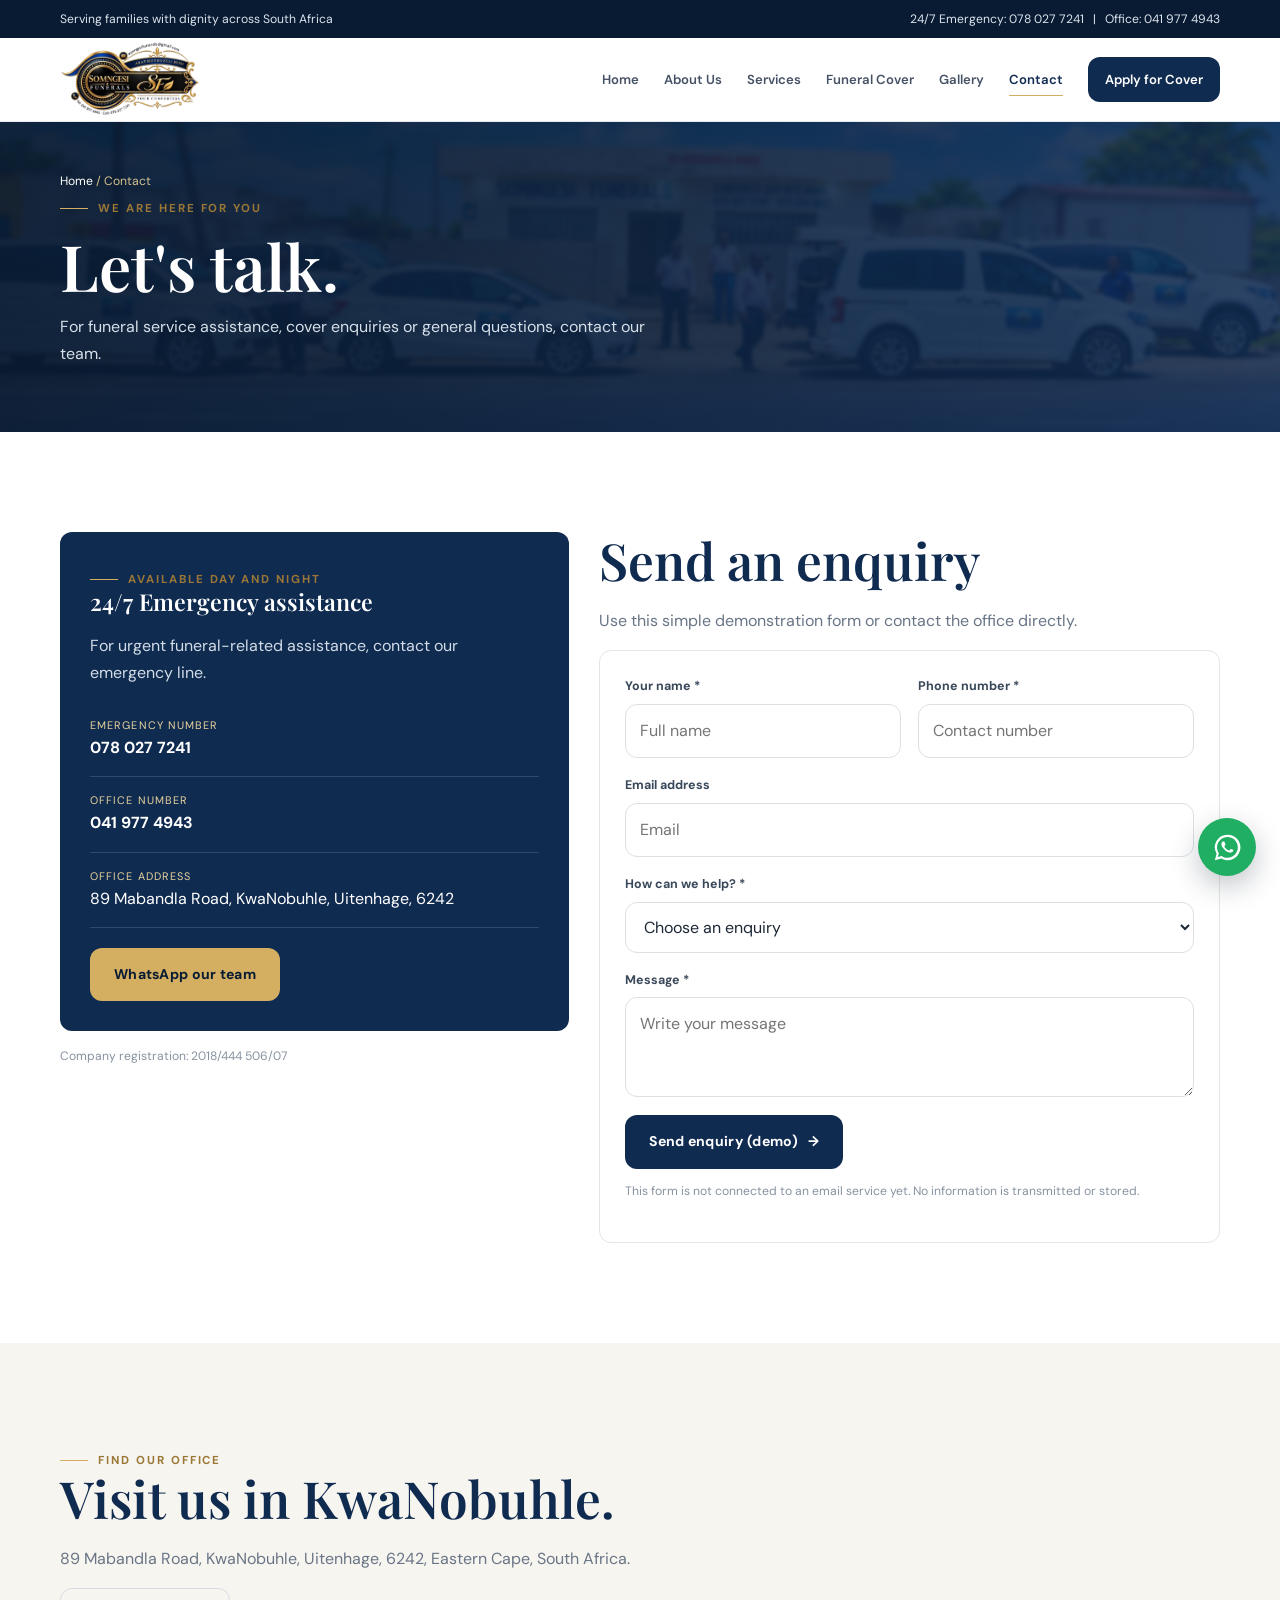
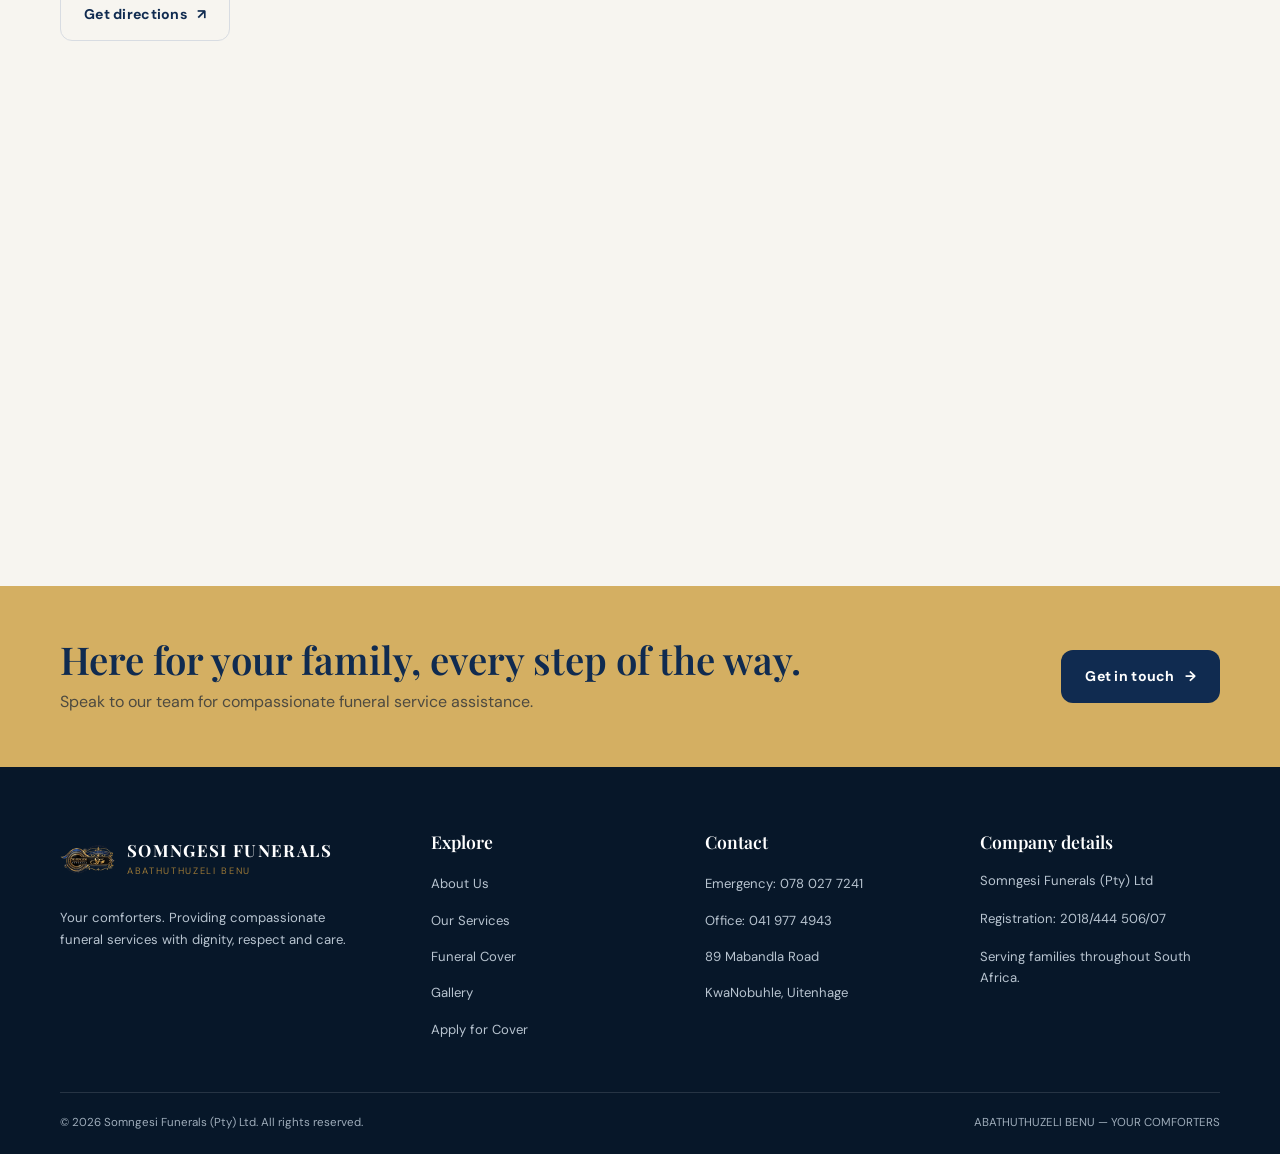
<file: contact.html>
<!doctype html>
<html lang="en">
<head>
  <meta charset="utf-8">
  <meta name="viewport" content="width=device-width, initial-scale=1">
  <meta name="description" content="Contact Somngesi Funerals in KwaNobuhle, Uitenhage. 24/7 emergency assistance.">
  <meta name="theme-color" content="#102b50">
  <meta property="og:title" content="Contact Us | Somngesi Funerals">
  <meta property="og:description" content="Contact Somngesi Funerals in KwaNobuhle, Uitenhage. 24/7 emergency assistance.">
  <title>Contact Us | Somngesi Funerals</title>

  <link rel="preconnect" href="https://fonts.googleapis.com">
  <link rel="preconnect" href="https://fonts.gstatic.com" crossorigin>
  <link rel="stylesheet" href="css/style.css">
</head>

<body>

  <!-- Top Bar -->
  <div class="topbar">
    <div class="container">
      <div>Serving families with dignity across South Africa</div>

      <div class="top-right">
        <a href="tel:+27780277241">24/7 Emergency: 078 027 7241</a>
        &nbsp; | &nbsp;
        <a href="tel:+27419774943">Office: 041 977 4943</a>
      </div>
    </div>
  </div>

  <!-- Header -->
 <header class="site-header">
  <div class="container nav-wrap">

    <a class="brand" href="index.html" aria-label="Somngesi Funerals home">
      <img
        src="assets/images/logo.png"
        alt="Somngesi Funerals Logo"
        class="brand-logo"
      >
    </a>

      <button class="menu-toggle" aria-label="Open navigation" aria-expanded="false">
        &#9776;
      </button>

      <nav class="nav-links" aria-label="Main navigation">
        <a href="index.html">Home</a>
        <a href="about.html">About Us</a>
        <a href="services.html">Services</a>
        <a href="funeral-cover.html">Funeral Cover</a>
        <a href="gallery.html">Gallery</a>
        <a class="active" href="contact.html">Contact</a>
        <a class="nav-cta" href="apply.html">Apply for Cover</a>
      </nav>

    </div>
  </header>

  <main>

    <!-- Page Hero -->
    <section class="page-hero">
      <div class="container">

        <div class="breadcrumbs">
          <a href="index.html">Home</a> / Contact
        </div>

        <span class="eyebrow">We are here for you</span>

        <h1>Let's talk.</h1>

        <p>
          For funeral service assistance, cover enquiries or general questions,
          contact our team.
        </p>

      </div>
    </section>

    <!-- Contact Information and Enquiry Form -->
    <section class="section">
      <div class="container contact-grid">

        <div class="reveal">

          <div class="contact-card">
            <span class="eyebrow">Available day and night</span>

            <h3>24/7 Emergency assistance</h3>

            <p>
              For urgent funeral-related assistance, contact our emergency line.
            </p>

            <div class="contact-row">
              <small>Emergency number</small>
              <a href="tel:+27780277241">078 027 7241</a>
            </div>

            <div class="contact-row">
              <small>Office number</small>
              <a href="tel:+27419774943">041 977 4943</a>
            </div>

            <div class="contact-row">
              <small>Office address</small>
              <span>89 Mabandla Road, KwaNobuhle, Uitenhage, 6242</span>
            </div>

            <a
              class="btn btn-gold"
              style="margin-top:20px"
              href="https://wa.me/27780277241?text=Good%20day%20Somngesi%20Funerals.%20I%20would%20like%20assistance."
              target="_blank"
              rel="noopener"
            >
              WhatsApp our team
            </a>

          </div>

          <p class="muted-note">
            Company registration: 2018/444 506/07
          </p>

        </div>

        <!-- Enquiry Form -->
        <div class="reveal delay-1">

          <h2>Send an enquiry</h2>

          <p>
            Use this simple demonstration form or contact the office directly.
          </p>

          <form
            id="contactEnquiry"
            class="form-shell"
            style="padding:25px;box-shadow:none"
          >

            <div class="form-grid">

              <div class="field">
                <label for="cname">Your name *</label>
                <input
                  id="cname"
                  name="name"
                  type="text"
                  required
                  placeholder="Full name"
                >
              </div>

              <div class="field">
                <label for="cphone">Phone number *</label>
                <input
                  id="cphone"
                  name="phone"
                  type="tel"
                  required
                  placeholder="Contact number"
                >
              </div>

              <div class="field full">
                <label for="cemail">Email address</label>
                <input
                  id="cemail"
                  name="email"
                  type="email"
                  placeholder="Email"
                >
              </div>

              <div class="field full">
                <label for="csubject">How can we help? *</label>

                <select id="csubject" name="subject" required>
                  <option value="">Choose an enquiry</option>
                  <option>Funeral services</option>
                  <option>Funeral cover</option>
                  <option>Claims assistance</option>
                  <option>General enquiry</option>
                </select>
              </div>

              <div class="field full">
                <label for="cmessage">Message *</label>

                <textarea
                  id="cmessage"
                  name="message"
                  required
                  placeholder="Write your message"
                ></textarea>
              </div>

            </div>

            <button
              class="btn btn-navy"
              type="submit"
              style="margin-top:18px"
            >
              Send enquiry (demo) <span>→</span>
            </button>

            <div
              class="form-message"
              id="contactMessage"
              role="status"
              aria-live="polite"
            ></div>

            <p class="muted-note" style="margin-top:12px">
              This form is not connected to an email service yet.
              No information is transmitted or stored.
            </p>

          </form>

        </div>

      </div>
    </section>

    <!-- Office Location -->
    <section class="section section-soft">
      <div class="container">

        <div class="section-head">
          <span class="eyebrow">Find our office</span>

          <h2>Visit us in KwaNobuhle.</h2>

          <p>
            89 Mabandla Road, KwaNobuhle, Uitenhage, 6242,
            Eastern Cape, South Africa.
          </p>

          <a
            class="btn btn-line"
            href="https://www.google.com/maps/search/?api=1&query=89+Mabandla+Road%2C+KwaNobuhle%2C+Uitenhage+6242%2C+South+Africa"
            target="_blank"
            rel="noopener"
          >
            Get directions <span>↗</span>
          </a>
        </div>

        <iframe
          class="map-frame"
          title="Map showing Somngesi Funerals at 89 Mabandla Road, KwaNobuhle, Uitenhage"
          loading="lazy"
          src="https://maps.google.com/maps?q=89%20Mabandla%20Road%2C%20KwaNobuhle%2C%20Uitenhage%206242%2C%20South%20Africa&t=&z=15&ie=UTF8&iwloc=&output=embed"
          referrerpolicy="no-referrer-when-downgrade"
        ></iframe>

      </div>
    </section>

  </main>

  <!-- Call to Action -->
  <section class="cta-band">
    <div class="container">

      <div>
        <h2>Here for your family, every step of the way.</h2>
        <p>
          Speak to our team for compassionate funeral service assistance.
        </p>
      </div>

      <a class="btn btn-navy" href="contact.html">
        Get in touch <span>→</span>
      </a>

    </div>
  </section>

  <!-- Footer -->
  
<footer class="site-footer">
  <div class="container">

    <div class="footer-grid">

      <div>
        <a class="brand" href="index.html" aria-label="Somngesi Funerals home">
          <img
            src="assets/images/logo.png"
            alt="Somngesi Funerals Logo"
            class="brand-logo"
          >
          <span>
            <span class="brand-name" style="color:#fff">SOMNGESI FUNERALS</span>
            <span class="brand-tag">ABATHUTHUZELI BENU</span>
          </span>
        </a>

        <p style="margin-top:20px;max-width:290px">
          Your comforters. Providing compassionate funeral services
          with dignity, respect and care.
        </p>
      </div>


        <div>
          <h3>Explore</h3>
          <ul class="footer-links">
            <li><a href="about.html">About Us</a></li>
            <li><a href="services.html">Our Services</a></li>
            <li><a href="funeral-cover.html">Funeral Cover</a></li>
            <li><a href="gallery.html">Gallery</a></li>
            <li><a href="apply.html">Apply for Cover</a></li>
          </ul>
        </div>

        <div>
          <h3>Contact</h3>
          <ul class="footer-links">
            <li>
              <a href="tel:+27780277241">Emergency: 078 027 7241</a>
            </li>
            <li>
              <a href="tel:+27419774943">Office: 041 977 4943</a>
            </li>
            <li><a href="contact.html">89 Mabandla Road</a></li>
            <li><a href="contact.html">KwaNobuhle, Uitenhage</a></li>
          </ul>
        </div>

        <div>
          <h3>Company details</h3>
          <p>Somngesi Funerals (Pty) Ltd</p>
          <p>Registration: 2018/444 506/07</p>
          <p>Serving families throughout South Africa.</p>
        </div>

      </div>

      <div class="footer-bottom">
        <span>
          © <span id="year">2026</span> Somngesi Funerals (Pty) Ltd.
          All rights reserved.
        </span>

        <span>ABATHUTHUZELI BENU — YOUR COMFORTERS</span>
      </div>

    </div>
  </footer>

  <!-- Floating WhatsApp -->
  <a
    class="whatsapp"
    href="https://wa.me/27780277241?text=Good%20day%20Somngesi%20Funerals.%20I%20would%20like%20to%20enquire%20about%20your%20funeral%20services."
    target="_blank"
    rel="noopener"
    aria-label="Chat to Somngesi Funerals on WhatsApp"
  >
    <svg viewBox="0 0 32 32" aria-hidden="true">
      <path d="M16 .8A15 15 0 0 0 3.1 23.5L1 31l7.7-2A15.1 15.1 0 1 0 16 .8zm0 27.4c-2.3 0-4.5-.6-6.4-1.8l-.5-.3-4.6 1.2 1.2-4.5-.3-.5A12.3 12.3 0 1 1 16 28.2zm6.8-9.2c-.4-.2-2.2-1.1-2.6-1.2-.3-.1-.6-.2-.8.2-.3.4-1 1.2-1.2 1.4-.2.2-.4.3-.8.1-.4-.2-1.6-.6-3.1-2-1.1-1-1.8-2.2-2-2.6-.2-.4 0-.6.2-.8l.6-.7c.2-.2.2-.4.4-.6.1-.2 0-.5 0-.7-.1-.2-.8-2-1.1-2.7-.3-.7-.6-.6-.8-.6h-.7c-.2 0-.6.1-.9.5-.3.4-1.2 1.2-1.2 3s1.3 3.4 1.5 3.6c.2.2 2.5 3.8 6 5.3.8.3 1.4.5 1.9.7.8.2 1.5.2 2 .1.6-.1 2.2-.9 2.5-1.8.3-.9.3-1.6.2-1.8-.1-.1-.3-.2-.7-.4z"/>
    </svg>
  </a>

  <button class="back-top" aria-label="Back to top">↑</button>

  <script src="js/main.js"></script>

</body>
</html>
</file>
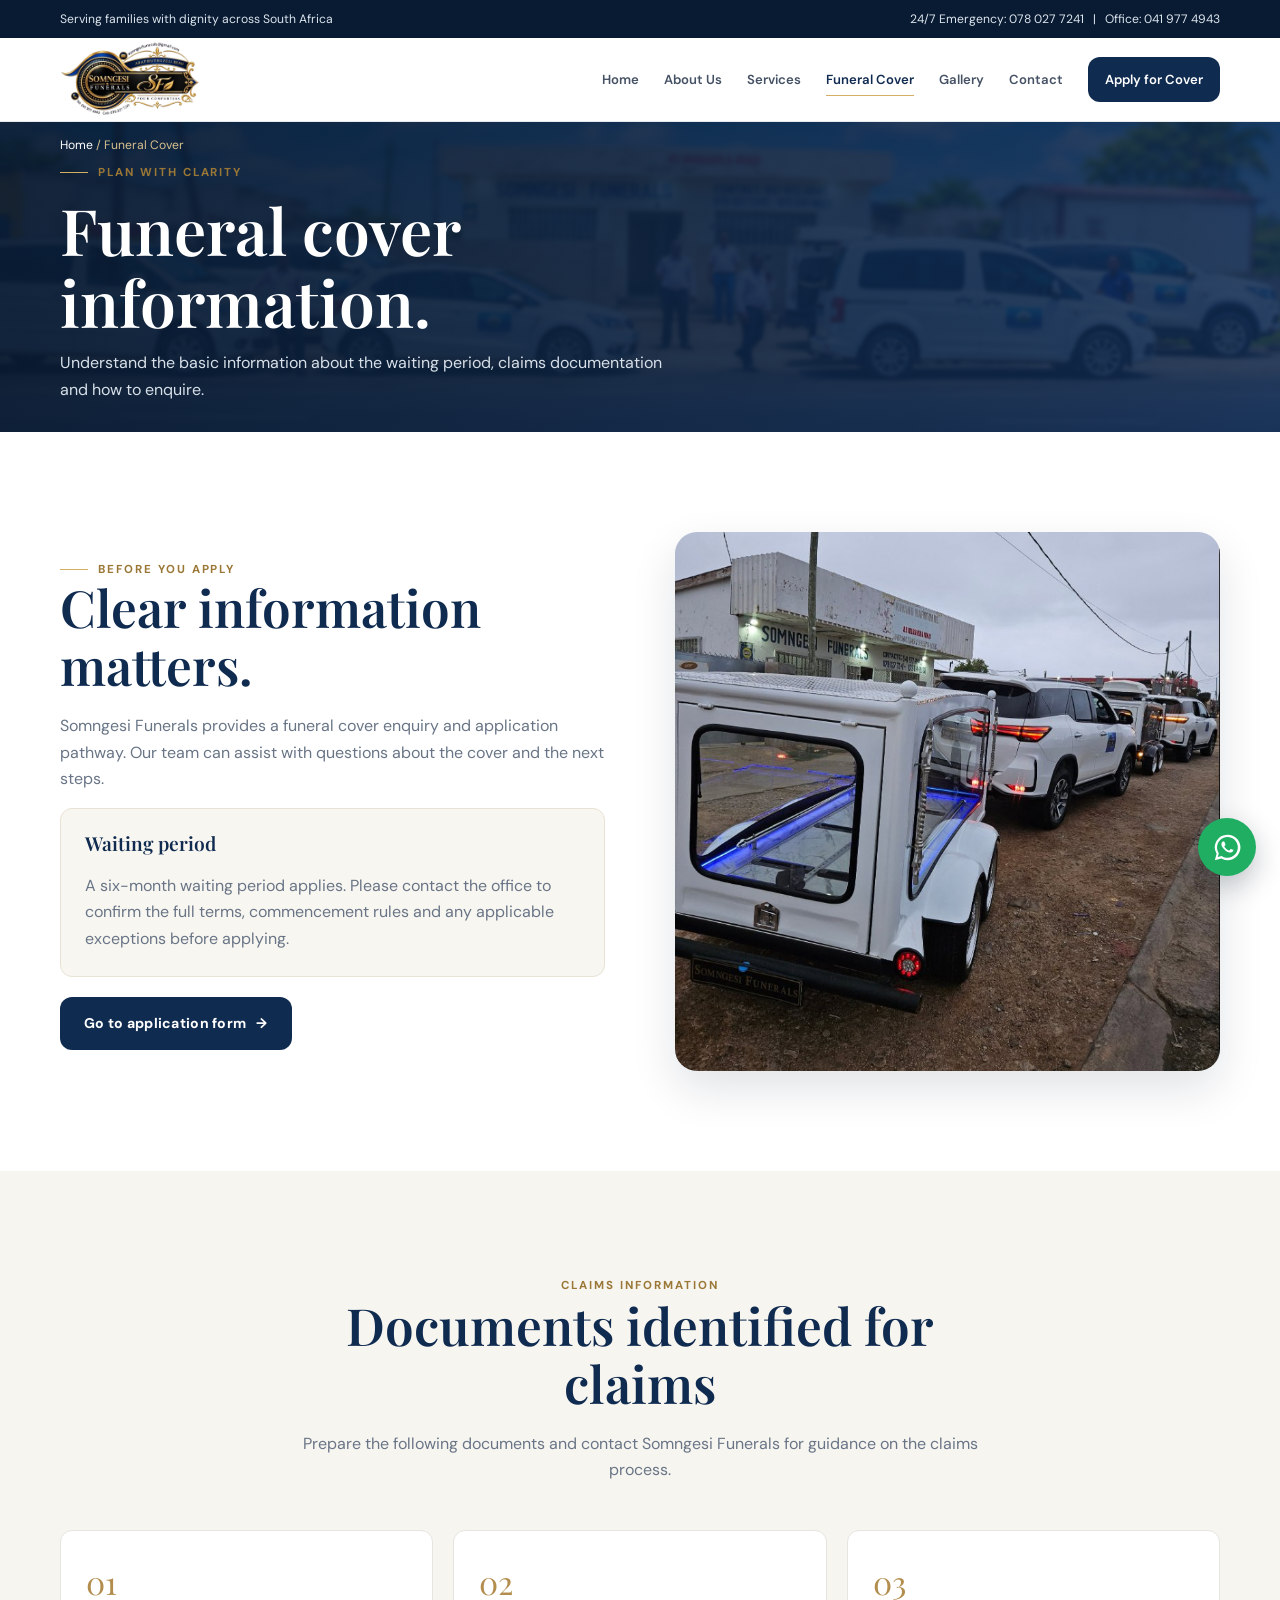
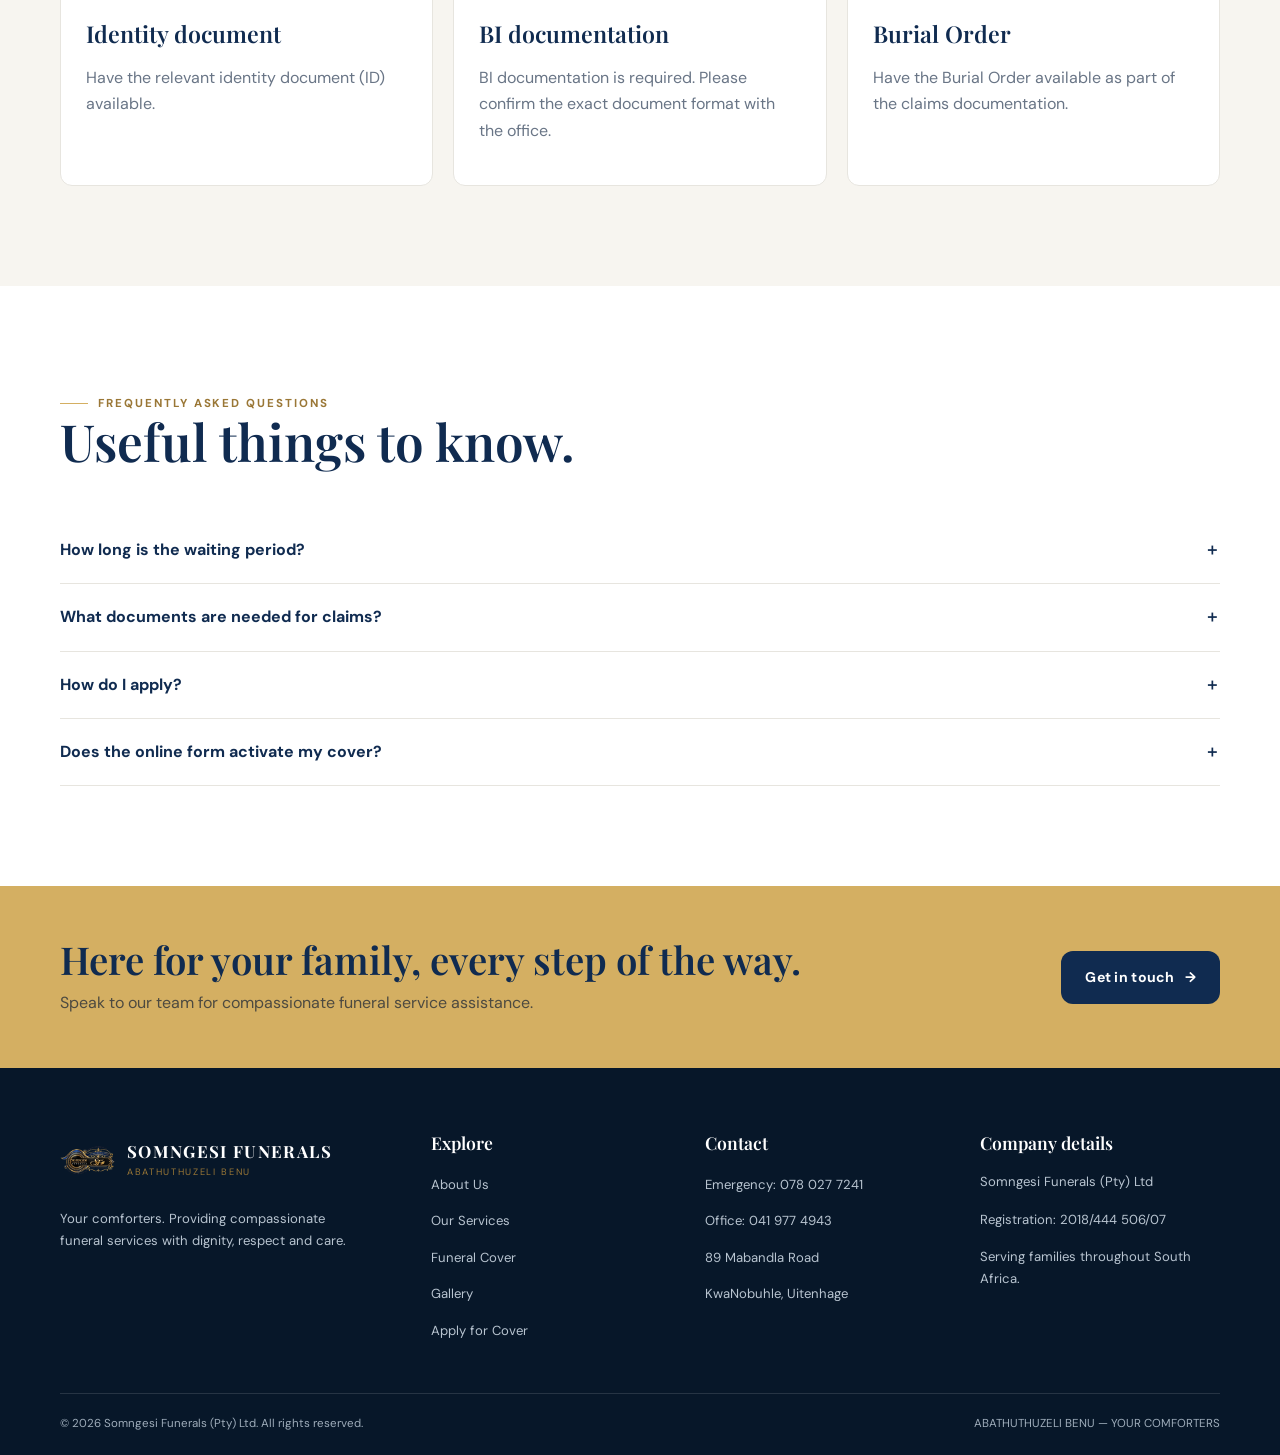
<file: funeral-cover.html>
<!doctype html>
<html lang="en">
<head>
  <meta charset="utf-8">
  <meta name="viewport" content="width=device-width, initial-scale=1">
  <meta name="description" content="Information about Somngesi Funerals funeral cover, waiting period and claims documentation.">
  <meta name="theme-color" content="#102b50">
  <meta property="og:title" content="Funeral Cover | Somngesi Funerals">
  <meta property="og:description" content="Information about Somngesi Funerals funeral cover, waiting period and claims documentation.">
  <title>Funeral Cover | Somngesi Funerals</title>
  <link rel="preconnect" href="https://fonts.googleapis.com">
  <link rel="preconnect" href="https://fonts.gstatic.com" crossorigin>
  <link rel="stylesheet" href="css/style.css">
</head>

<body>

  <div class="topbar">
    <div class="container">
      <div>Serving families with dignity across South Africa</div>
      <div class="top-right">
        <a href="tel:+27780277241">24/7 Emergency: 078 027 7241</a>
        &nbsp; | &nbsp;
        <a href="tel:+27419774943">Office: 041 977 4943</a>
      </div>
    </div>
  </div>

 <header class="site-header">
  <div class="container nav-wrap">

    <a class="brand" href="index.html" aria-label="Somngesi Funerals home">
      <img
        src="assets/images/logo.png"
        alt="Somngesi Funerals Logo"
        class="brand-logo"
      >
    </a>

      <button class="menu-toggle" aria-label="Open navigation" aria-expanded="false">&#9776;</button>

      <nav class="nav-links" aria-label="Main navigation">
        <a href="index.html">Home</a>
        <a href="about.html">About Us</a>
        <a href="services.html">Services</a>
        <a class="active" href="funeral-cover.html">Funeral Cover</a>
        <a href="gallery.html">Gallery</a>
        <a href="contact.html">Contact</a>
        <a class="nav-cta" href="apply.html">Apply for Cover</a>
      </nav>
    </div>
  </header>

  <main>

    <section class="page-hero">
      <div class="container">
        <div class="breadcrumbs">
          <a href="index.html">Home</a> / Funeral Cover
        </div>
        <span class="eyebrow">Plan with clarity</span>
        <h1>Funeral cover<br>information.</h1>
        <p>Understand the basic information about the waiting period, claims documentation and how to enquire.</p>
      </div>
    </section>

    <section class="section">
      <div class="container grid-2">

        <div class="reveal">
          <span class="eyebrow">Before you apply</span>
          <h2>Clear information matters.</h2>
          <p>Somngesi Funerals provides a funeral cover enquiry and application pathway. Our team can assist with questions about the cover and the next steps.</p>

          <div class="info-box">
            <h3>Waiting period</h3>
            <p style="margin:0">
              A six-month waiting period applies. Please contact the office to confirm the full terms, commencement rules and any applicable exceptions before applying.
            </p>
          </div>

          <div style="margin-top:20px">
            <a class="btn btn-navy" href="apply.html">
              Go to application form <span>→</span>
            </a>
          </div>
        </div>

       <div class="reveal delay-1">
  <div class="photo-frame">
    <img
      src="assets/images/somngesi-hearse-trailer.jpg"
      alt="Somngesi Funerals supporting a family with compassion"
      loading="lazy"
    >
  </div>
</div>

      </div>
    </section>

    <section class="section section-soft">
      <div class="container">

        <div class="section-head center reveal">
          <span class="eyebrow">Claims information</span>
          <h2>Documents identified for claims</h2>
          <p>Prepare the following documents and contact Somngesi Funerals for guidance on the claims process.</p>
        </div>

        <div class="steps">

          <div class="step reveal">
            <h3>Identity document</h3>
            <p>Have the relevant identity document (ID) available.</p>
          </div>

          <div class="step reveal delay-1">
            <h3>BI documentation</h3>
            <p>BI documentation is required. Please confirm the exact document format with the office.</p>
          </div>

          <div class="step reveal delay-2">
            <h3>Burial Order</h3>
            <p>Have the Burial Order available as part of the claims documentation.</p>
          </div>

        </div>
      </div>
    </section>

    <section class="section">
      <div class="container">

        <div class="section-head reveal">
          <span class="eyebrow">Frequently asked questions</span>
          <h2>Useful things to know.</h2>
        </div>

        <div class="faq-list reveal">

          <div class="faq-item">
            <button class="faq-question" aria-expanded="false">
              How long is the waiting period? <span>＋</span>
            </button>
            <div class="faq-answer">
              <p>The waiting period provided by Somngesi Funerals is six months. Contact the office for the full policy terms and any exceptions.</p>
            </div>
          </div>

          <div class="faq-item">
            <button class="faq-question" aria-expanded="false">
              What documents are needed for claims? <span>＋</span>
            </button>
            <div class="faq-answer">
              <p>The documents identified are an ID, BI documentation and a Burial Order. Please confirm the exact requirements with the office.</p>
            </div>
          </div>

          <div class="faq-item">
            <button class="faq-question" aria-expanded="false">
              How do I apply? <span>＋</span>
            </button>
            <div class="faq-answer">
              <p>Visit the separate application page to view the proposed application form, or contact the office for assistance with an official application.</p>
            </div>
          </div>

          <div class="faq-item">
            <button class="faq-question" aria-expanded="false">
              Does the online form activate my cover? <span>＋</span>
            </button>
            <div class="faq-answer">
              <p>No. This website's demonstration form is not connected to a secure application-processing system. An enquiry or form preview does not activate cover or confirm acceptance.</p>
            </div>
          </div>

        </div>
      </div>
    </section>

  </main>

  <section class="cta-band">
    <div class="container">
      <div>
        <h2>Here for your family, every step of the way.</h2>
        <p>Speak to our team for compassionate funeral service assistance.</p>
      </div>
      <a class="btn btn-navy" href="contact.html">
        Get in touch <span>→</span>
      </a>
    </div>
  </section>

  
<footer class="site-footer">
  <div class="container">

    <div class="footer-grid">

      <div>
        <a class="brand" href="index.html" aria-label="Somngesi Funerals home">
          <img
            src="assets/images/logo.png"
            alt="Somngesi Funerals Logo"
            class="brand-logo"
          >
          <span>
            <span class="brand-name" style="color:#fff">SOMNGESI FUNERALS</span>
            <span class="brand-tag">ABATHUTHUZELI BENU</span>
          </span>
        </a>

        <p style="margin-top:20px;max-width:290px">
          Your comforters. Providing compassionate funeral services
          with dignity, respect and care.
        </p>
      </div>


        <div>
          <h3>Explore</h3>
          <ul class="footer-links">
            <li><a href="about.html">About Us</a></li>
            <li><a href="services.html">Our Services</a></li>
            <li><a href="funeral-cover.html">Funeral Cover</a></li>
            <li><a href="gallery.html">Gallery</a></li>
            <li><a href="apply.html">Apply for Cover</a></li>
          </ul>
        </div>

        <div>
          <h3>Contact</h3>
          <ul class="footer-links">
            <li><a href="tel:+27780277241">Emergency: 078 027 7241</a></li>
            <li><a href="tel:+27419774943">Office: 041 977 4943</a></li>
            <li><a href="contact.html">89 Mabandla Road</a></li>
            <li><a href="contact.html">KwaNobuhle, Uitenhage</a></li>
          </ul>
        </div>

        <div>
          <h3>Company details</h3>
          <p>Somngesi Funerals (Pty) Ltd</p>
          <p>Registration: 2018/444 506/07</p>
          <p>Serving families throughout South Africa.</p>
        </div>

      </div>

      <div class="footer-bottom">
        <span>© <span id="year">2026</span> Somngesi Funerals (Pty) Ltd. All rights reserved.</span>
        <span>ABATHUTHUZELI BENU — YOUR COMFORTERS</span>
      </div>

    </div>
  </footer>

  <a
    class="whatsapp"
    href="https://wa.me/27780277241?text=Good%20day%20Somngesi%20Funerals.%20I%20would%20like%20to%20enquire%20about%20your%20funeral%20services."
    target="_blank"
    rel="noopener"
    aria-label="Chat to Somngesi Funerals on WhatsApp"
  >
    <svg viewBox="0 0 32 32" aria-hidden="true">
      <path d="M16 .8A15 15 0 0 0 3.1 23.5L1 31l7.7-2A15.1 15.1 0 1 0 16 .8zm0 27.4c-2.3 0-4.5-.6-6.4-1.8l-.5-.3-4.6 1.2 1.2-4.5-.3-.5A12.3 12.3 0 1 1 16 28.2zm6.8-9.2c-.4-.2-2.2-1.1-2.6-1.2-.3-.1-.6-.2-.8.2-.3.4-1 1.2-1.2 1.4-.2.2-.4.3-.8.1-.4-.2-1.6-.6-3.1-2-1.1-1-1.8-2.2-2-2.6-.2-.4 0-.6.2-.8l.6-.7c.2-.2.2-.4.4-.6.1-.2 0-.5 0-.7-.1-.2-.8-2-1.1-2.7-.3-.7-.6-.6-.8-.6h-.7c-.2 0-.6.1-.9.5-.3.4-1.2 1.2-1.2 3s1.3 3.4 1.5 3.6c.2.2 2.5 3.8 6 5.3.8.3 1.4.5 1.9.7.8.2 1.5.2 2 .1.6-.1 2.2-.9 2.5-1.8.3-.9.3-1.6.2-1.8-.1-.1-.3-.2-.7-.4z"/>
    </svg>
  </a>

  <button class="back-top" aria-label="Back to top">↑</button>

  <script src="js/main.js"></script>
</body>
</html>
</file>
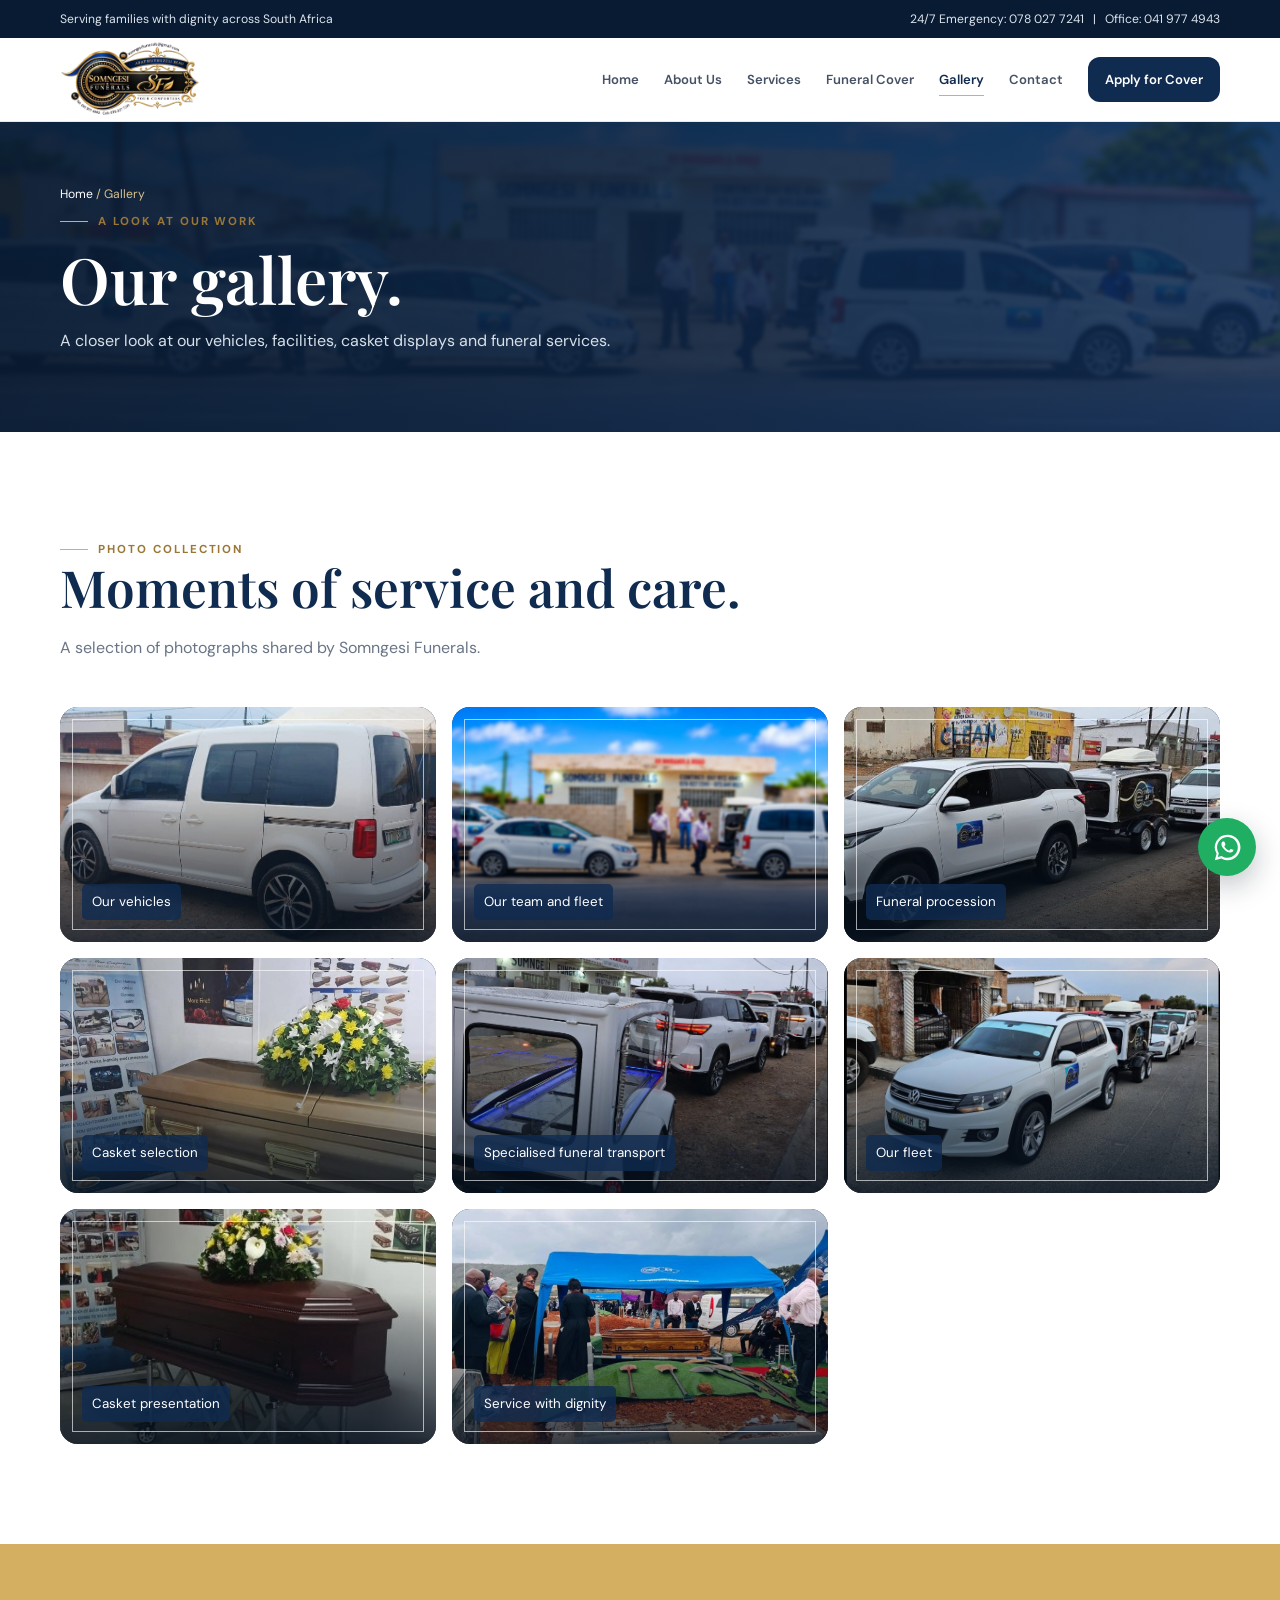
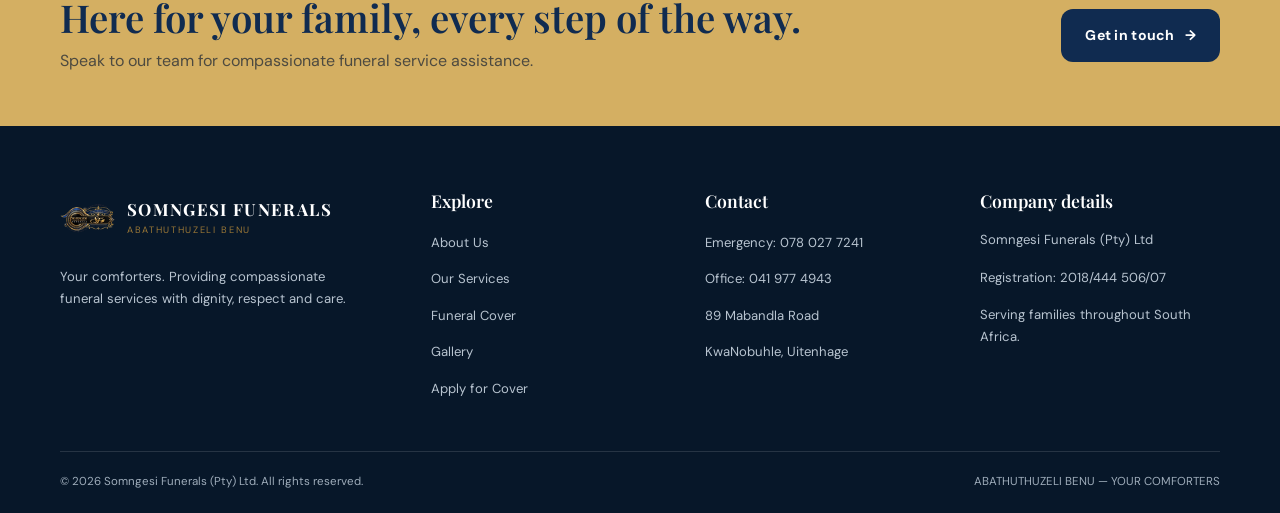
<file: gallery.html>
<!doctype html>
<html lang="en">
<head>
  <meta charset="utf-8">
  <meta name="viewport" content="width=device-width, initial-scale=1">
  <meta name="description" content="A gallery layout for Somngesi Funerals photographs and company images.">
  <meta name="theme-color" content="#102b50">
  <meta property="og:title" content="Gallery | Somngesi Funerals">
  <meta property="og:description" content="A gallery layout for Somngesi Funerals photographs and company images.">
  <title>Gallery | Somngesi Funerals</title>
  <link rel="preconnect" href="https://fonts.googleapis.com">
  <link rel="preconnect" href="https://fonts.gstatic.com" crossorigin>
  <link rel="stylesheet" href="css/style.css">
</head>

<body>

  <div class="topbar">
    <div class="container">
      <div>Serving families with dignity across South Africa</div>
      <div class="top-right">
        <a href="tel:+27780277241">24/7 Emergency: 078 027 7241</a>
        &nbsp; | &nbsp;
        <a href="tel:+27419774943">Office: 041 977 4943</a>
      </div>
    </div>
  </div>

  <header class="site-header">
  <div class="container nav-wrap">

    <a class="brand" href="index.html" aria-label="Somngesi Funerals home">
      <img
        src="assets/images/logo.png"
        alt="Somngesi Funerals Logo"
        class="brand-logo"
      >
    </a>

      <button class="menu-toggle" aria-label="Open navigation" aria-expanded="false">&#9776;</button>

      <nav class="nav-links" aria-label="Main navigation">
        <a href="index.html">Home</a>
        <a href="about.html">About Us</a>
        <a href="services.html">Services</a>
        <a href="funeral-cover.html">Funeral Cover</a>
        <a class="active" href="gallery.html">Gallery</a>
        <a href="contact.html">Contact</a>
        <a class="nav-cta" href="apply.html">Apply for Cover</a>
      </nav>

    </div>
  </header>

  <main>

    <section class="page-hero">
      <div class="container">
        <div class="breadcrumbs">
          <a href="index.html">Home</a> / Gallery
        </div>
        <span class="eyebrow">A look at our work</span>
        <h1>Our gallery.</h1>
        <p>A closer look at our vehicles, facilities, casket displays and funeral services.</p>
      </div>
    </section>

    <section class="section">
      <div class="container">

        <div class="section-head reveal">
          <span class="eyebrow">Photo collection</span>
          <h2>Moments of service and care.</h2>
          <p>A selection of photographs shared by Somngesi Funerals.</p>
        </div>

        <div class="gallery-grid">

          <a class="gallery-tile reveal"
             href="assets/images/somngesi-vehicle.jpg"
             target="_blank"
             rel="noopener">
            <img
              src="assets/images/somngesi-vehicle.jpg"
              alt="Somngesi Funerals service vehicle"
              loading="lazy">
            <small>Our vehicles</small>
          </a>

          <a class="gallery-tile reveal delay-1"
             href="assets/images/somngesi-fleet-office.jpg"
             target="_blank"
             rel="noopener">
            <img
              src="assets/images/somngesi-fleet-office.jpg"
              alt="Somngesi Funerals team and fleet outside the office"
              loading="lazy">
            <small>Our team and fleet</small>
          </a>

          <a class="gallery-tile reveal delay-2"
             href="assets/images/somngesi-funeral-procession.jpg"
             target="_blank"
             rel="noopener">
            <img
              src="assets/images/somngesi-funeral-procession.jpg"
              alt="Somngesi Funerals funeral procession"
              loading="lazy">
            <small>Funeral procession</small>
          </a>

          <a class="gallery-tile reveal"
             href="assets/images/somngesi-casket-showroom.jpg"
             target="_blank"
             rel="noopener">
            <img
              src="assets/images/somngesi-casket-showroom.jpg"
              alt="Casket display at Somngesi Funerals"
              loading="lazy">
            <small>Casket selection</small>
          </a>

          <a class="gallery-tile reveal delay-1"
             href="assets/images/somngesi-hearse-trailer.jpg"
             target="_blank"
             rel="noopener">
            <img
              src="assets/images/somngesi-hearse-trailer.jpg"
              alt="Somngesi Funerals hearse trailer and vehicle convoy"
              loading="lazy">
            <small>Specialised funeral transport</small>
          </a>

          <a class="gallery-tile reveal delay-2"
             href="assets/images/somngesi-fleet-road.jpg"
             target="_blank"
             rel="noopener">
            <img
              src="assets/images/somngesi-fleet-road.jpg"
              alt="Somngesi Funerals vehicle convoy"
              loading="lazy">
            <small>Our fleet</small>
          </a>

          <a class="gallery-tile reveal"
             href="assets/images/somngesi-casket-brown.jpg"
             target="_blank"
             rel="noopener">
            <img
              src="assets/images/somngesi-casket-brown.jpg"
              alt="Brown casket with floral arrangement"
              loading="lazy">
            <small>Casket presentation</small>
          </a>

          <a class="gallery-tile reveal delay-1"
             href="assets/images/somngesi-burial-service.jpg"
             target="_blank"
             rel="noopener">
            <img
              src="assets/images/somngesi-burial-service.jpg"
              alt="Funeral service at the graveside"
              loading="lazy">
            <small>Service with dignity</small>
          </a>

        </div>
      </div>
    </section>

  </main>

  <section class="cta-band">
    <div class="container">
      <div>
        <h2>Here for your family, every step of the way.</h2>
        <p>Speak to our team for compassionate funeral service assistance.</p>
      </div>
      <a class="btn btn-navy" href="contact.html">
        Get in touch <span>→</span>
      </a>
    </div>
  </section>

  
<footer class="site-footer">
  <div class="container">

    <div class="footer-grid">

      <div>
        <a class="brand" href="index.html" aria-label="Somngesi Funerals home">
          <img
            src="assets/images/logo.png"
            alt="Somngesi Funerals Logo"
            class="brand-logo"
          >
          <span>
            <span class="brand-name" style="color:#fff">SOMNGESI FUNERALS</span>
            <span class="brand-tag">ABATHUTHUZELI BENU</span>
          </span>
        </a>

        <p style="margin-top:20px;max-width:290px">
          Your comforters. Providing compassionate funeral services
          with dignity, respect and care.
        </p>
      </div>


        <div>
          <h3>Explore</h3>
          <ul class="footer-links">
            <li><a href="about.html">About Us</a></li>
            <li><a href="services.html">Our Services</a></li>
            <li><a href="funeral-cover.html">Funeral Cover</a></li>
            <li><a href="gallery.html">Gallery</a></li>
            <li><a href="apply.html">Apply for Cover</a></li>
          </ul>
        </div>

        <div>
          <h3>Contact</h3>
          <ul class="footer-links">
            <li><a href="tel:+27780277241">Emergency: 078 027 7241</a></li>
            <li><a href="tel:+27419774943">Office: 041 977 4943</a></li>
            <li><a href="contact.html">89 Mabandla Road</a></li>
            <li><a href="contact.html">KwaNobuhle, Uitenhage</a></li>
          </ul>
        </div>

        <div>
          <h3>Company details</h3>
          <p>Somngesi Funerals (Pty) Ltd</p>
          <p>Registration: 2018/444 506/07</p>
          <p>Serving families throughout South Africa.</p>
        </div>

      </div>

      <div class="footer-bottom">
        <span>© <span id="year">2026</span> Somngesi Funerals (Pty) Ltd. All rights reserved.</span>
        <span>ABATHUTHUZELI BENU — YOUR COMFORTERS</span>
      </div>

    </div>
  </footer>

  <a
    class="whatsapp"
    href="https://wa.me/27780277241?text=Good%20day%20Somngesi%20Funerals.%20I%20would%20like%20to%20enquire%20about%20your%20funeral%20services."
    target="_blank"
    rel="noopener"
    aria-label="Chat to Somngesi Funerals on WhatsApp"
  >
    <svg viewBox="0 0 32 32" aria-hidden="true">
      <path d="M16 .8A15 15 0 0 0 3.1 23.5L1 31l7.7-2A15.1 15.1 0 1 0 16 .8zm0 27.4c-2.3 0-4.5-.6-6.4-1.8l-.5-.3-4.6 1.2 1.2-4.5-.3-.5A12.3 12.3 0 1 1 16 28.2zm6.8-9.2c-.4-.2-2.2-1.1-2.6-1.2-.3-.1-.6-.2-.8.2-.3.4-1 1.2-1.2 1.4-.2.2-.4.3-.8.1-.4-.2-1.6-.6-3.1-2-1.1-1-1.8-2.2-2-2.6-.2-.4 0-.6.2-.8l.6-.7c.2-.2.2-.4.4-.6.1-.2 0-.5 0-.7-.1-.2-.8-2-1.1-2.7-.3-.7-.6-.6-.8-.6h-.7c-.2 0-.6.1-.9.5-.3.4-1.2 1.2-1.2 3s1.3 3.4 1.5 3.6c.2.2 2.5 3.8 6 5.3.8.3 1.4.5 1.9.7.8.2 1.5.2 2 .1.6-.1 2.2-.9 2.5-1.8.3-.9.3-1.6.2-1.8-.1-.1-.3-.2-.7-.4z"/>
    </svg>
  </a>

  <button class="back-top" aria-label="Back to top">↑</button>

  <script src="js/main.js"></script>
</body>
</html>
</file>
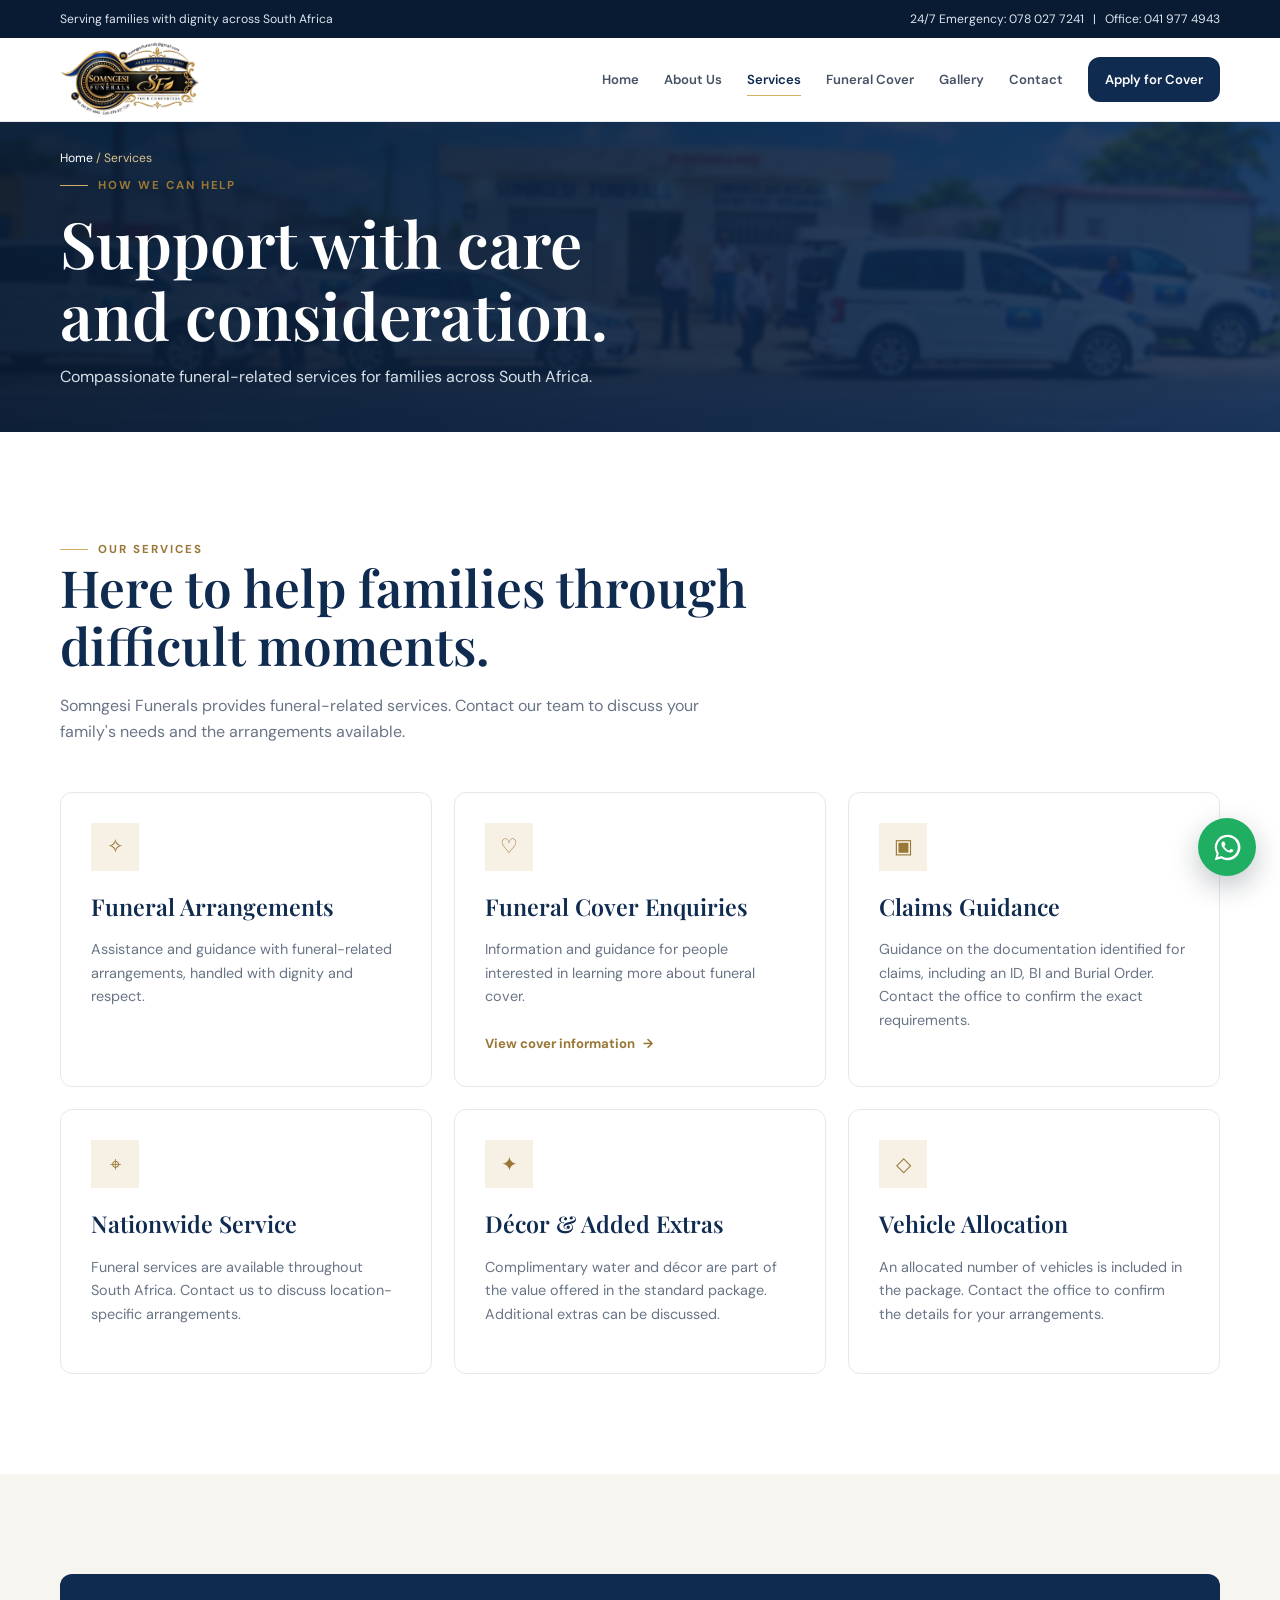
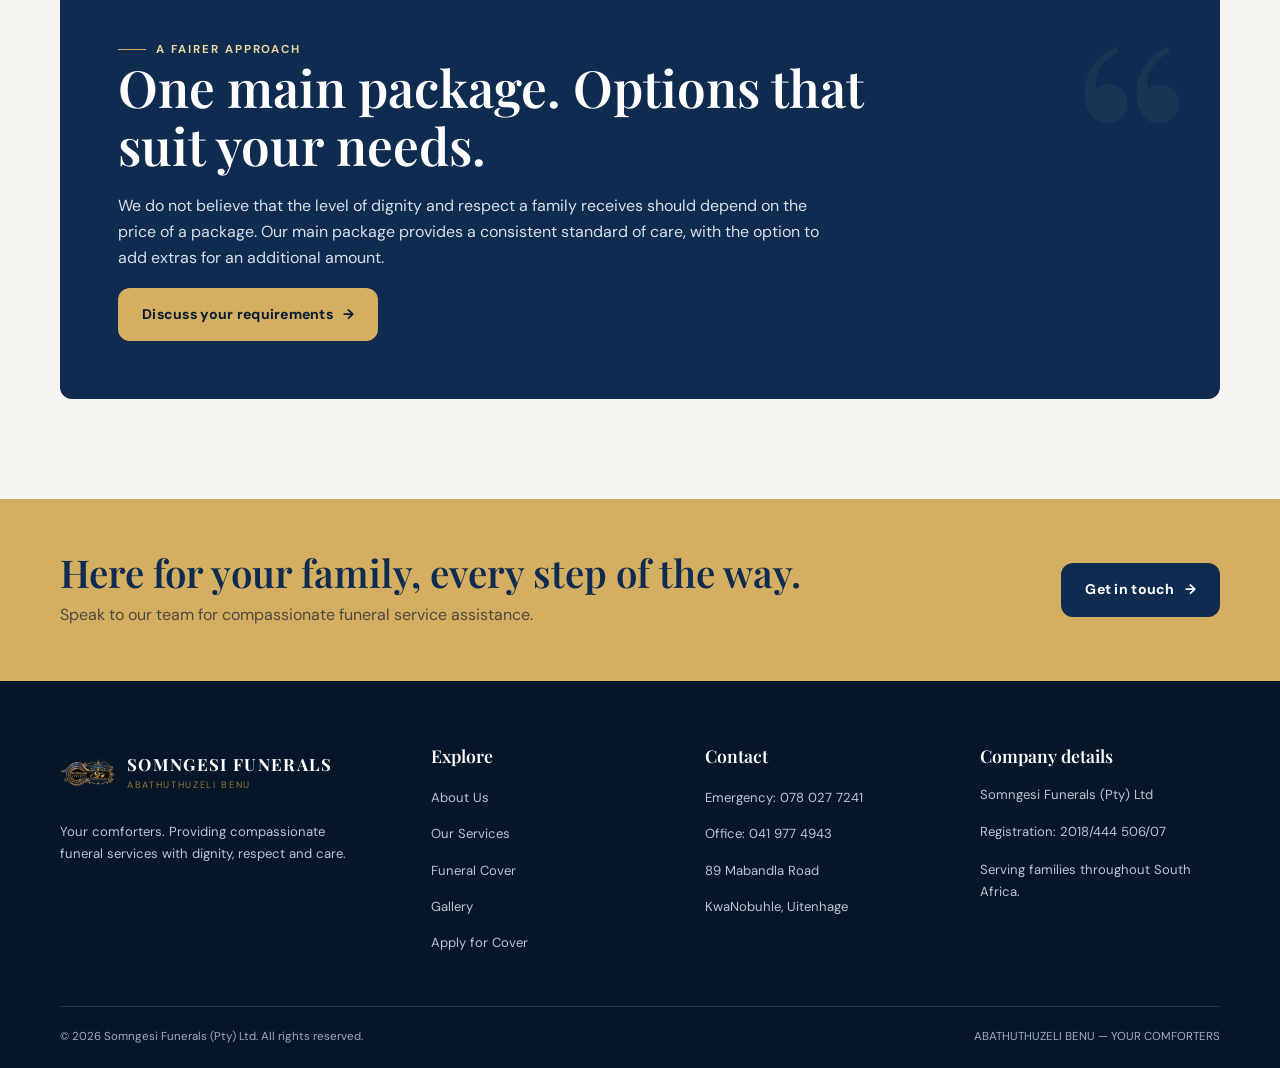
<file: services.html>
<!doctype html>
<html lang="en">
<head>
  <meta charset="utf-8">
  <meta name="viewport" content="width=device-width, initial-scale=1">
  <meta name="description" content="Learn about funeral-related services offered by Somngesi Funerals across South Africa.">
  <meta name="theme-color" content="#102b50">
  <meta property="og:title" content="Our Services | Somngesi Funerals">
  <meta property="og:description" content="Learn about funeral-related services offered by Somngesi Funerals across South Africa.">
  <title>Our Services | Somngesi Funerals</title>
  <link rel="preconnect" href="https://fonts.googleapis.com">
  <link rel="preconnect" href="https://fonts.gstatic.com" crossorigin>
  <link rel="stylesheet" href="css/style.css">
</head>

<body>

  <div class="topbar">
    <div class="container">
      <div>Serving families with dignity across South Africa</div>
      <div class="top-right">
        <a href="tel:+27780277241">24/7 Emergency: 078 027 7241</a>
        &nbsp; | &nbsp;
        <a href="tel:+27419774943">Office: 041 977 4943</a>
      </div>
    </div>
  </div>

<header class="site-header">
  <div class="container nav-wrap">

    <a class="brand" href="index.html" aria-label="Somngesi Funerals home">
      <img
        src="assets/images/logo.png"
        alt="Somngesi Funerals Logo"
        class="brand-logo"
      >
    </a>
    
      <button class="menu-toggle" aria-label="Open navigation" aria-expanded="false">&#9776;</button>

      <nav class="nav-links" aria-label="Main navigation">
        <a href="index.html">Home</a>
        <a href="about.html">About Us</a>
        <a class="active" href="services.html">Services</a>
        <a href="funeral-cover.html">Funeral Cover</a>
        <a href="gallery.html">Gallery</a>
        <a href="contact.html">Contact</a>
        <a class="nav-cta" href="apply.html">Apply for Cover</a>
      </nav>

    </div>
  </header>

  <main>

    <section class="page-hero">
      <div class="container">
        <div class="breadcrumbs">
          <a href="index.html">Home</a> / Services
        </div>
        <span class="eyebrow">How we can help</span>
        <h1>Support with care<br>and consideration.</h1>
        <p>Compassionate funeral-related services for families across South Africa.</p>
      </div>
    </section>

    <section class="section">
      <div class="container">

        <div class="section-head reveal">
          <span class="eyebrow">Our services</span>
          <h2>Here to help families through difficult moments.</h2>
          <p>Somngesi Funerals provides funeral-related services. Contact our team to discuss your family's needs and the arrangements available.</p>
        </div>

        <div class="cards">

          <article class="card reveal">
            <div class="card-icon">✧</div>
            <h3>Funeral Arrangements</h3>
            <p>Assistance and guidance with funeral-related arrangements, handled with dignity and respect.</p>
          </article>

          <article class="card reveal delay-1">
            <div class="card-icon">♡</div>
            <h3>Funeral Cover Enquiries</h3>
            <p>Information and guidance for people interested in learning more about funeral cover.</p>
            <a class="card-link" href="funeral-cover.html">
              View cover information <span>→</span>
            </a>
          </article>

          <article class="card reveal delay-2">
            <div class="card-icon">▣</div>
            <h3>Claims Guidance</h3>
            <p>Guidance on the documentation identified for claims, including an ID, BI and Burial Order. Contact the office to confirm the exact requirements.</p>
          </article>

          <article class="card reveal">
            <div class="card-icon">⌖</div>
            <h3>Nationwide Service</h3>
            <p>Funeral services are available throughout South Africa. Contact us to discuss location-specific arrangements.</p>
          </article>

          <article class="card reveal delay-1">
            <div class="card-icon">✦</div>
            <h3>Décor & Added Extras</h3>
            <p>Complimentary water and décor are part of the value offered in the standard package. Additional extras can be discussed.</p>
          </article>

          <article class="card reveal delay-2">
            <div class="card-icon">◇</div>
            <h3>Vehicle Allocation</h3>
            <p>An allocated number of vehicles is included in the package. Contact the office to confirm the details for your arrangements.</p>
          </article>

        </div>
      </div>
    </section>

    <section class="section section-soft">
      <div class="container">
        <div class="statement reveal">
          <span class="eyebrow">A fairer approach</span>
          <h2>One main package. Options that suit your needs.</h2>
          <p>We do not believe that the level of dignity and respect a family receives should depend on the price of a package. Our main package provides a consistent standard of care, with the option to add extras for an additional amount.</p>
          <a class="btn btn-gold" href="contact.html">
            Discuss your requirements <span>→</span>
          </a>
        </div>
      </div>
    </section>

  </main>

  <section class="cta-band">
    <div class="container">
      <div>
        <h2>Here for your family, every step of the way.</h2>
        <p>Speak to our team for compassionate funeral service assistance.</p>
      </div>
      <a class="btn btn-navy" href="contact.html">
        Get in touch <span>→</span>
      </a>
    </div>
  </section>

  
<footer class="site-footer">
  <div class="container">

    <div class="footer-grid">

      <div>
        <a class="brand" href="index.html" aria-label="Somngesi Funerals home">
          <img
            src="assets/images/logo.png"
            alt="Somngesi Funerals Logo"
            class="brand-logo"
          >
          <span>
            <span class="brand-name" style="color:#fff">SOMNGESI FUNERALS</span>
            <span class="brand-tag">ABATHUTHUZELI BENU</span>
          </span>
        </a>

        <p style="margin-top:20px;max-width:290px">
          Your comforters. Providing compassionate funeral services
          with dignity, respect and care.
        </p>
      </div>


        <div>
          <h3>Explore</h3>
          <ul class="footer-links">
            <li><a href="about.html">About Us</a></li>
            <li><a href="services.html">Our Services</a></li>
            <li><a href="funeral-cover.html">Funeral Cover</a></li>
            <li><a href="gallery.html">Gallery</a></li>
            <li><a href="apply.html">Apply for Cover</a></li>
          </ul>
        </div>

        <div>
          <h3>Contact</h3>
          <ul class="footer-links">
            <li><a href="tel:+27780277241">Emergency: 078 027 7241</a></li>
            <li><a href="tel:+27419774943">Office: 041 977 4943</a></li>
            <li><a href="contact.html">89 Mabandla Road</a></li>
            <li><a href="contact.html">KwaNobuhle, Uitenhage</a></li>
          </ul>
        </div>

        <div>
          <h3>Company details</h3>
          <p>Somngesi Funerals (Pty) Ltd</p>
          <p>Registration: 2018/444 506/07</p>
          <p>Serving families throughout South Africa.</p>
        </div>

      </div>

      <div class="footer-bottom">
        <span>© <span id="year">2026</span> Somngesi Funerals (Pty) Ltd. All rights reserved.</span>
        <span>ABATHUTHUZELI BENU — YOUR COMFORTERS</span>
      </div>

    </div>
  </footer>

  <a
    class="whatsapp"
    href="https://wa.me/27780277241?text=Good%20day%20Somngesi%20Funerals.%20I%20would%20like%20to%20enquire%20about%20your%20funeral%20services."
    target="_blank"
    rel="noopener"
    aria-label="Chat to Somngesi Funerals on WhatsApp"
  >
    <svg viewBox="0 0 32 32" aria-hidden="true">
      <path d="M16 .8A15 15 0 0 0 3.1 23.5L1 31l7.7-2A15.1 15.1 0 1 0 16 .8zm0 27.4c-2.3 0-4.5-.6-6.4-1.8l-.5-.3-4.6 1.2 1.2-4.5-.3-.5A12.3 12.3 0 1 1 16 28.2zm6.8-9.2c-.4-.2-2.2-1.1-2.6-1.2-.3-.1-.6-.2-.8.2-.3.4-1 1.2-1.2 1.4-.2.2-.4.3-.8.1-.4-.2-1.6-.6-3.1-2-1.1-1-1.8-2.2-2-2.6-.2-.4 0-.6.2-.8l.6-.7c.2-.2.2-.4.4-.6.1-.2 0-.5 0-.7-.1-.2-.8-2-1.1-2.7-.3-.7-.6-.6-.8-.6h-.7c-.2 0-.6.1-.9.5-.3.4-1.2 1.2-1.2 3s1.3 3.4 1.5 3.6c.2.2 2.5 3.8 6 5.3.8.3 1.4.5 1.9.7.8.2 1.5.2 2 .1.6-.1 2.2-.9 2.5-1.8.3-.9.3-1.6.2-1.8-.1-.1-.3-.2-.7-.4z"/>
    </svg>
  </a>

  <button class="back-top" aria-label="Back to top">↑</button>

  <script src="js/main.js"></script>
</body>
</html>
</file>
<file: css/style.css>
@import url('https://fonts.googleapis.com/css2?family=DM+Sans:wght@400;500;600;700&family=Playfair+Display:wght@500;600;700&display=swap');

/* =========================================
   SOMNGESI FUNERALS
   Main stylesheet
========================================= */

:root {
    --navy: #102b50;
    --navy2: #091b32;
    --gold: #d4af62;
    --gold2: #ead49d;
    --ink: #1d2735;
    --muted: #697586;
    --cream: #f7f5f0;
    --white: #fff;
    --line: #e7e5df;

    --shadow: 0 18px 50px rgba(9, 27, 50, .12);

    --serif: 'Playfair Display', Georgia, serif;
    --sans: 'DM Sans', Arial, sans-serif;
}

/* =========================================
   GLOBAL STYLES
========================================= */

* {
    box-sizing: border-box;
}

html {
    scroll-behavior: smooth;
    scroll-padding-top: 90px;
}

body {
    margin: 0;
    font-family: var(--sans);
    color: var(--ink);
    background: var(--white);
    line-height: 1.65;
}

body.menu-open {
    overflow: hidden;
}

a {
    color: inherit;
    text-decoration: none;
}

img {
    max-width: 100%;
    display: block;
}

button,
input,
textarea,
select {
    font: inherit;
}

button {
    cursor: pointer;
}

.container {
    width: min(1160px, calc(100% - 44px));
    margin: auto;
}

:focus-visible {
    outline: 3px solid var(--gold);
    outline-offset: 3px;
}

/* =========================================
   TYPOGRAPHY
========================================= */

.eyebrow {
    display: inline-flex;
    align-items: center;
    gap: 10px;
    color: #9a7736;
    text-transform: uppercase;
    letter-spacing: .17em;
    font-size: .72rem;
    font-weight: 700;
}

.eyebrow:before {
    content: "";
    width: 28px;
    height: 1px;
    background: var(--gold);
}

h1,
h2,
h3 {
    font-family: var(--serif);
    font-weight: 600;
    line-height: 1.13;
    margin: 0 0 18px;
    color: var(--navy);
}

h1 {
    font-size: clamp(2.7rem, 6vw, 5.6rem);
}

h2 {
    font-size: clamp(2rem, 4vw, 3.35rem);
}

h3 {
    font-size: 1.45rem;
}

p {
    margin: 0 0 16px;
    color: var(--muted);
}

/* =========================================
   SECTIONS
========================================= */

.section {
    padding: 100px 0;
}

.section-soft {
    background: var(--cream);
}

.section-dark {
    background: var(--navy2);
    color: var(--white);
}

.section-dark h2,
.section-dark h3 {
    color: var(--white);
}

.section-dark p {
    color: #c4ced9;
}

.section-head {
    max-width: 690px;
    margin-bottom: 46px;
}

.section-head.center {
    text-align: center;
    margin-left: auto;
    margin-right: auto;
}

.section-head.center .eyebrow {
    justify-content: center;
}

.section-head.center .eyebrow:before {
    display: none;
}

/* =========================================
   BUTTONS
========================================= */

.btn {
    display: inline-flex;
    align-items: center;
    justify-content: center;
    gap: 10px;
    padding: 14px 23px;
    border-radius: 12px;
    font-size: .88rem;
    font-weight: 700;
    letter-spacing: .02em;
    border: 1px solid transparent;
    transition: .28s ease;
    cursor: pointer;
}

.btn-gold {
    background: var(--gold);
    color: var(--navy2);
}

.btn-gold:hover {
    background: var(--gold2);
    transform: translateY(-3px);
    box-shadow: 0 12px 24px #0002;
}

.btn-outline {
    border-color: #ffffff85;
    color: var(--white);
}

.btn-outline:hover {
    background: var(--white);
    color: var(--navy);
}

.btn-navy {
    background: var(--navy);
    color: var(--white);
}

.btn-navy:hover {
    background: var(--navy2);
    transform: translateY(-3px);
}

.btn-line {
    border-color: #d8dce2;
    color: var(--navy);
}

.btn-line:hover {
    border-color: var(--gold);
    color: #9a7736;
}

/* =========================================
   TOP BAR
========================================= */

.topbar {
    background: var(--navy2);
    color: #dce4ed;
    font-size: .76rem;
    padding: 9px 0;
}

.topbar .container {
    display: flex;
    justify-content: space-between;
    gap: 18px;
    flex-wrap: wrap;
}

.topbar a:hover {
    color: var(--gold2);
}

/* =========================================
   HEADER AND NAVIGATION
========================================= */

.site-header {
    height: 84px;
    background: var(--white);
    position: sticky;
    top: 0;
    z-index: 50;
    border-bottom: 1px solid #e8e9ec;
    transition: box-shadow .25s;
}

.site-header.scrolled {
    box-shadow: 0 8px 28px #091b3212;
}

.nav-wrap {
    height: 100%;
    display: flex;
    align-items: center;
    justify-content: space-between;
    gap: 25px;
}

.brand {
    display: flex;
    align-items: center;
    gap: 12px;
    min-width: 205px;
}

/* LOGO - FIXED SIZE */

/* HEADER LOGO */
.brand-logo {
    width: 140px;
    height: 140px;
    object-fit: contain;
    display: block;
    flex-shrink: 0;
}

/* FOOTER LOGO */
.site-footer .brand-logo {
    width: 55px;
    height: 55px;
}

.brand-mark {
    width: 43px;
    height: 43px;
    border: 1px solid var(--gold);
    display: grid;
    place-items: center;
    color: var(--gold);
    font-family: var(--serif);
    font-size: 1.35rem;
    position: relative;
    flex-shrink: 0;
}

.brand-mark:after {
    content: "";
    position: absolute;
    inset: 4px;
    border: 1px solid #d4af6270;
}

.brand-name {
    display: block;
    font-family: var(--serif);
    font-size: 1.05rem;
    letter-spacing: .08em;
    color: var(--navy);
    font-weight: 700;
    line-height: 1.2;
}

.brand-tag {
    display: block;
    font-size: .58rem;
    letter-spacing: .18em;
    color: #9a7736;
    margin-top: 4px;
}

.nav-links {
    display: flex;
    align-items: center;
    gap: 25px;
}

.nav-links a {
    font-size: .82rem;
    font-weight: 600;
    color: #455164;
    position: relative;
    padding: 9px 0;
}

.nav-links a:not(.nav-cta):after {
    content: "";
    height: 1px;
    background: var(--gold);
    position: absolute;
    left: 0;
    bottom: 3px;
    width: 0;
    transition: width .25s;
}

.nav-links a:hover:after,
.nav-links a.active:after {
    width: 100%;
}

.nav-links a.active {
    color: var(--navy);
}

.nav-cta {
    background: var(--navy);
    color: var(--white) !important;
    padding: 12px 17px !important;
    border-radius: 12px;
}

.nav-cta:hover {
    background: #173d6d;
}

.menu-toggle {
    display: none;
    background: none;
    border: 0;
    color: var(--navy);
    font-size: 1.7rem;
    cursor: pointer;
}

/* =========================================
   HOMEPAGE HERO
========================================= */

.hero {
    min-height: 690px;
    background:
        linear-gradient(
            90deg,
            rgba(5, 19, 37, .91),
            rgba(8, 28, 52, .76) 54%,
            rgba(8, 28, 52, .28)
        ),
        url('../assets/images/somngesi-fleet-office.jpg') center / cover no-repeat;

    display: flex;
    align-items: center;
    color: var(--white);
    position: relative;
    overflow: hidden;
}

.hero:after {
    content: "";
    position: absolute;
    right: 7%;
    bottom: 0;
    width: 1px;
    height: 130px;
    background: linear-gradient(transparent, var(--gold));
}

.hero-content {
    max-width: 760px;
    padding: 100px 0;
    position: relative;
    z-index: 1;
}

.hero .eyebrow {
    color: var(--gold2);
}

.hero h1 {
    color: var(--white);
    max-width: 780px;
    margin: 22px 0 14px;
}

.hero h1 span {
    color: var(--gold2);
    display: block;
    font-size: .55em;
    letter-spacing: .06em;
    margin-top: 13px;
}

.hero-copy {
    font-size: 1.05rem;
    color: #e0e6ed;
    max-width: 590px;
    margin-bottom: 30px;
}

.hero-actions {
    display: flex;
    gap: 13px;
    flex-wrap: wrap;
}

.hero-note {
    margin-top: 55px;
    padding-top: 20px;
    border-top: 1px solid #ffffff35;
    display: flex;
    align-items: center;
    gap: 14px;
    color: #d7e0ea;
    font-size: .8rem;
    max-width: 480px;
}

.pulse {
    width: 9px;
    height: 9px;
    background: var(--gold);
    border-radius: 50%;
    box-shadow: 0 0 0 6px #d4af6230;
    flex-shrink: 0;
}

/* =========================================
   TRUST STRIP
========================================= */

.trust-strip {
    background: var(--white);
    box-shadow: var(--shadow);
    position: relative;
    margin-top: -1px;
    z-index: 2;
}

.trust-grid {
    display: grid;
    grid-template-columns: repeat(3, 1fr);
}

.trust-item {
    padding: 27px 32px;
    border-right: 1px solid var(--line);
    display: flex;
    gap: 15px;
    align-items: center;
}

.trust-item:last-child {
    border: 0;
}

.trust-icon {
    width: 42px;
    height: 42px;
    border: 1px solid #e7d6b2;
    color: #a47d38;
    display: grid;
    place-items: center;
    font-size: 1.15rem;
    flex: none;
    border-radius: 12px;
}

.trust-item strong {
    display: block;
    color: var(--navy);
    font-size: .9rem;
}

.trust-item small {
    color: var(--muted);
    font-size: .75rem;
}

/* =========================================
   IMAGE SECTIONS
========================================= */

.grid-2 {
    display: grid;
    grid-template-columns: 1fr 1fr;
    gap: 70px;
    align-items: center;
}

.image-placeholder {
    min-height: 440px;
    background: linear-gradient(145deg, #dfe5eb, #b8c5d1);
    position: relative;
    display: flex;
    align-items: center;
    justify-content: center;
    overflow: hidden;
    border-radius: 12px;
}

.image-placeholder:before {
    content: "";
    position: absolute;
    inset: 18px;
    border: 1px solid #ffffffa0;
    pointer-events: none;
}

.image-placeholder span {
    position: relative;
    color: #526274;
    text-transform: uppercase;
    letter-spacing: .15em;
    font-size: .72rem;
    font-weight: 700;
}

.image-caption {
    position: absolute;
    bottom: 28px;
    left: 28px;
    background: var(--white);
    padding: 18px 22px;
    box-shadow: var(--shadow);
    max-width: 230px;
    border-radius: 12px;
}

.image-caption strong {
    display: block;
    font-family: var(--serif);
    font-size: 1.35rem;
    color: var(--navy);
}

.image-caption small {
    color: var(--muted);
}

.photo-frame {
    position: relative;
    overflow: hidden;
    border-radius: 22px;
    min-height: 360px;
    background: #e8edf2;
    box-shadow: 0 18px 45px rgba(10, 28, 50, .12);
}

.photo-frame img {
    display: block;
    width: 100%;
    height: 100%;
    min-height: 360px;
    object-fit: cover;
    transition: transform .7s cubic-bezier(.2, .7, .2, 1);
}

.photo-frame:hover img {
    transform: scale(1.035);
}

/* =========================================
   FEATURE LIST
========================================= */

.feature-list {
    list-style: none;
    padding: 0;
    margin: 25px 0 30px;
}

.feature-list li {
    padding: 10px 0 10px 28px;
    position: relative;
    color: #4f5d6d;
    border-bottom: 1px solid var(--line);
}

.feature-list li:before {
    content: "✓";
    position: absolute;
    left: 0;
    color: #a47d38;
    font-weight: 700;
}

/* =========================================
   CARDS
========================================= */

.cards {
    display: grid;
    grid-template-columns: repeat(3, 1fr);
    gap: 22px;
}

.card {
    background: var(--white);
    border: 1px solid #e9e8e4;
    padding: 30px;
    border-radius: 12px;
    transition:
        transform .3s,
        box-shadow .3s,
        border-color .3s;
    position: relative;
    overflow: hidden;
}

.card:hover {
    transform: translateY(-8px);
    box-shadow: var(--shadow);
    border-color: #d7c18f;
}

.card-icon {
    width: 48px;
    height: 48px;
    display: grid;
    place-items: center;
    background: #f7f1e5;
    color: #9a7736;
    font-size: 1.25rem;
    margin-bottom: 23px;
}

.card p {
    font-size: .9rem;
}

.card-link {
    display: inline-flex;
    align-items: center;
    gap: 8px;
    color: #9a7736;
    font-weight: 700;
    font-size: .82rem;
    margin-top: 8px;
}

.card-link span {
    transition: transform .2s;
}

.card-link:hover span {
    transform: translateX(5px);
}

/* =========================================
   STATEMENT SECTION
========================================= */

.statement {
    background: var(--navy);
    color: var(--white);
    padding: 58px;
    position: relative;
    overflow: hidden;
    border-radius: 12px;
}

.statement:after {
    content: "“";
    position: absolute;
    right: 25px;
    top: -85px;
    font-family: var(--serif);
    font-size: 19rem;
    color: #ffffff0b;
    pointer-events: none;
}

.statement h2 {
    color: var(--white);
    max-width: 780px;
}

.statement p {
    color: #d6dfe8;
    max-width: 720px;
}

.statement .eyebrow {
    color: var(--gold2);
}

/* =========================================
   STATISTICS
========================================= */

.stats {
    display: grid;
    grid-template-columns: repeat(3, 1fr);
    gap: 25px;
    margin-top: 35px;
}

.stat {
    border-left: 2px solid var(--gold);
    padding-left: 18px;
}

.stat strong {
    font-family: var(--serif);
    font-size: 2rem;
    color: var(--gold2);
    display: block;
}

.stat span {
    font-size: .8rem;
    color: #c6d1dc;
}

/* =========================================
   CTA BAND
========================================= */

.cta-band {
    background: var(--gold);
    padding: 52px 0;
}

.cta-band .container {
    display: flex;
    align-items: center;
    justify-content: space-between;
    gap: 25px;
}

.cta-band h2 {
    color: var(--navy);
    font-size: clamp(1.8rem, 3vw, 2.6rem);
    margin: 0;
}

.cta-band p {
    color: #4d4a40;
    margin: 8px 0 0;
}

/* =========================================
   INNER PAGE HERO
========================================= */

.page-hero {
    background:
        linear-gradient(90deg, #091b32f2, #102b50df),
        url('../assets/images/somngesi-fleet-office.jpg') center / cover;

    min-height: 310px;
    display: flex;
    align-items: center;
    color: var(--white);
}

.page-hero h1 {
    color: var(--white);
    font-size: clamp(2.5rem, 5vw, 4rem);
    margin: 12px 0;
}

.page-hero p {
    color: #d7e0e9;
    max-width: 620px;
}

.breadcrumbs {
    font-size: .76rem;
    color: #d7c18f;
}

.breadcrumbs a {
    color: var(--white);
}

.breadcrumbs a:hover {
    color: var(--gold2);
}

/* =========================================
   TIMELINE
========================================= */

.timeline {
    border-left: 1px solid #d9c28f;
    margin: 30px 0 0 9px;
    padding-left: 28px;
}

.timeline-item {
    position: relative;
    padding: 0 0 28px;
}

.timeline-item:before {
    content: "";
    position: absolute;
    left: -34px;
    top: 7px;
    width: 10px;
    height: 10px;
    border-radius: 50%;
    background: var(--gold);
    border: 3px solid var(--white);
    box-shadow: 0 0 0 1px var(--gold);
}

.timeline-item strong {
    color: var(--navy);
    display: block;
    margin-bottom: 5px;
}

.timeline-item p {
    font-size: .9rem;
}

/* =========================================
   QUOTE AND INFORMATION BOXES
========================================= */

.quote-card {
    background: var(--cream);
    padding: 28px;
    border-left: 3px solid var(--gold);
    border-radius: 12px;
}

.quote-card p {
    font-family: var(--serif);
    font-size: 1.35rem;
    color: var(--navy);
}

.info-box {
    background: #f8f6f1;
    border: 1px solid #e9e2d4;
    padding: 24px;
    border-radius: 12px;
}

.info-box h3 {
    font-size: 1.2rem;
}

.info-box ul {
    padding-left: 20px;
    color: var(--muted);
}

/* =========================================
   COVERAGE SECTION
========================================= */

.coverage {
    background: var(--navy2);
    color: var(--white);
    padding: 60px;
    display: grid;
    grid-template-columns: 1.2fr .8fr;
    gap: 35px;
    align-items: center;
    border-radius: 12px;
}

.coverage h2 {
    color: var(--white);
}

.coverage p {
    color: #c7d2de;
}

.coverage-map {
    min-height: 220px;
    background: #ffffff0a;
    border: 1px solid #ffffff25;
    display: grid;
    place-items: center;
    color: var(--gold2);
    font-family: var(--serif);
    font-size: 1.6rem;
    text-align: center;
    padding: 25px;
}

/* =========================================
   PROCESS STEPS
========================================= */

.steps {
    counter-reset: step;
    display: grid;
    grid-template-columns: repeat(3, 1fr);
    gap: 20px;
}

.step {
    padding: 25px;
    border: 1px solid var(--line);
    background: var(--white);
    border-radius: 12px;
}

.step:before {
    counter-increment: step;
    content: "0" counter(step);
    display: block;
    font-family: var(--serif);
    font-size: 2rem;
    color: #b28d4d;
    margin-bottom: 12px;
}

/* =========================================
   FORMS
========================================= */

.form-shell {
    max-width: 850px;
    margin: auto;
    background: var(--white);
    border: 1px solid var(--line);
    box-shadow: var(--shadow);
    padding: clamp(22px, 5vw, 48px);
    border-radius: 12px;
}

.form-intro {
    background: #f8f6f1;
    padding: 17px 20px;
    margin-bottom: 30px;
    border-left: 3px solid var(--gold);
    font-size: .86rem;
    color: #586474;
    border-radius: 12px;
}

.form-section {
    padding: 25px 0;
    border-top: 1px solid var(--line);
}

.form-section h3 {
    margin-bottom: 20px;
}

.form-grid {
    display: grid;
    grid-template-columns: 1fr 1fr;
    gap: 17px;
}

.field {
    display: flex;
    flex-direction: column;
    gap: 7px;
    min-width: 0;
}

.field.full {
    grid-column: 1 / -1;
}

.field label {
    font-size: .78rem;
    font-weight: 700;
    color: #39485a;
}

.field input,
.field select,
.field textarea {
    width: 100%;
    min-width: 0;
    border: 1px solid #dce0e5;
    background: var(--white);
    padding: 13px 14px;
    border-radius: 12px;
    outline: none;
    color: var(--ink);
    transition: border .2s, box-shadow .2s;
}

.field input:focus,
.field select:focus,
.field textarea:focus {
    border-color: #b28d4d;
    box-shadow: 0 0 0 3px #d4af6220;
}

.field textarea {
    min-height: 100px;
    resize: vertical;
}

.field small {
    color: #8993a0;
    font-size: .7rem;
}

.check-row {
    display: flex;
    gap: 10px;
    align-items: flex-start;
    font-size: .8rem;
    color: #5b6674;
    margin: 13px 0;
    cursor: pointer;
}

.check-row input {
    margin-top: 5px;
    accent-color: var(--navy);
    flex-shrink: 0;
}

.form-message {
    display: none;
    padding: 14px;
    background: #edf6ef;
    color: #275d35;
    margin-top: 18px;
    font-size: .86rem;
    border-radius: 8px;
}

.form-message.show {
    display: block;
}

.legal-note {
    font-size: .78rem;
    color: #7b8795;
    background: #f8f6f1;
    padding: 14px;
    border: 1px solid #ece7dc;
    border-radius: 8px;
}

.muted-note {
    font-size: .76rem;
    color: #8792a0;
}

/* =========================================
   CONTACT PAGE
========================================= */

.contact-grid {
    display: grid;
    grid-template-columns: .9fr 1.1fr;
    gap: 30px;
}

.contact-card {
    padding: 30px;
    background: var(--navy);
    color: var(--white);
    margin-bottom: 15px;
    border-radius: 12px;
}

.contact-card h3 {
    color: var(--white);
}

.contact-card p {
    color: #d2dce6;
}

.contact-row {
    padding: 15px 0;
    border-bottom: 1px solid #ffffff24;
    overflow-wrap: anywhere;
}

.contact-row:last-child {
    border: 0;
}

.contact-row small {
    display: block;
    color: var(--gold2);
    text-transform: uppercase;
    letter-spacing: .1em;
    font-size: .68rem;
}

.contact-row a {
    font-weight: 700;
    color: var(--white);
}

.contact-row a:hover {
    color: var(--gold2);
}

.map-frame {
    width: 100%;
    height: 390px;
    border: 0;
    filter: grayscale(.25);
    border-radius: 12px;
}

/* =========================================
   GALLERY
========================================= */

.gallery-grid {
    display: grid;
    grid-template-columns: repeat(3, 1fr);
    gap: 16px;
}

.gallery-tile {
    min-height: 235px;
    background: var(--navy);
    position: relative;
    display: block;
    overflow: hidden;
    cursor: pointer;
    border-radius: 18px;
}

.gallery-tile img {
    position: absolute;
    inset: 0;
    width: 100%;
    height: 100%;
    object-fit: cover;
    transition: transform .7s ease;
}

.gallery-tile:hover img {
    transform: scale(1.055);
}

.gallery-tile:before {
    content: "";
    position: absolute;
    inset: 35% 0 0;
    background: linear-gradient(
        transparent,
        rgba(4, 17, 32, .78)
    );
    z-index: 1;
    pointer-events: none;
}

.gallery-tile:after {
    content: "";
    position: absolute;
    inset: 12px;
    border: 1px solid #ffffffa0;
    transition: inset .3s;
    z-index: 2;
    pointer-events: none;
}

.gallery-tile:hover:after {
    inset: 20px;
}

.gallery-tile span {
    display: none;
}

.gallery-tile small {
    position: absolute;
    bottom: 22px;
    left: 22px;
    color: var(--white);
    background: #102b50cc;
    padding: 7px 10px;
    z-index: 3;
    border-radius: 5px;
}

/* =========================================
   FAQ
========================================= */

.faq-item {
    border-bottom: 1px solid var(--line);
}

.faq-question {
    width: 100%;
    padding: 20px 0;
    background: none;
    border: 0;
    display: flex;
    justify-content: space-between;
    text-align: left;
    color: var(--navy);
    font-weight: 700;
    cursor: pointer;
}

.faq-answer {
    display: none;
    padding: 0 30px 20px 0;
}

.faq-item.open .faq-answer {
    display: block;
}

.faq-item.open .faq-question span {
    transform: rotate(45deg);
}

/* =========================================
   FOOTER
========================================= */

.site-footer {
    background: #071729;
    color: var(--white);
    padding: 65px 0 22px;
}

.footer-grid {
    display: grid;
    grid-template-columns: 1.4fr 1fr 1fr 1fr;
    gap: 35px;
    padding-bottom: 40px;
}

.site-footer h3 {
    color: var(--white);
    font-size: 1.1rem;
}

.site-footer p,
.site-footer a {
    color: #b8c4d0;
    font-size: .82rem;
}

.site-footer a:hover {
    color: var(--gold2);
}

.footer-links {
    list-style: none;
    padding: 0;
    margin: 0;
}

.footer-links li {
    margin: 10px 0;
}

.footer-bottom {
    border-top: 1px solid #ffffff20;
    padding-top: 20px;
    display: flex;
    justify-content: space-between;
    gap: 20px;
    flex-wrap: wrap;
    color: #9eacba;
    font-size: .72rem;
}

/* =========================================
   FLOATING BUTTONS
========================================= */

.whatsapp {
    position: fixed;
    right: 24px;
    bottom: 24px;
    z-index: 80;
    width: 58px;
    height: 58px;
    border-radius: 50%;
    background: #1fae62;
    color: var(--white);
    display: grid;
    place-items: center;
    box-shadow: 0 10px 28px #07172940;
    transition: transform .25s, box-shadow .25s;
}

.whatsapp:hover {
    transform: translateY(-5px) scale(1.04);
    box-shadow: 0 15px 32px #07172955;
}

.whatsapp svg {
    width: 27px;
    height: 27px;
    fill: currentColor;
}

.back-top {
    position: fixed;
    right: 31px;
    bottom: 96px;
    z-index: 70;
    width: 42px;
    height: 42px;
    border: 0;
    background: var(--navy);
    color: var(--white);
    display: none;
    cursor: pointer;
    border-radius: 12px;
}

.back-top.show {
    display: block;
}

/* =========================================
   SCROLL REVEAL
========================================= */

.reveal {
    opacity: 0;
    transform: translateY(28px);
    transition: opacity .75s ease, transform .75s ease;
}

.reveal.visible {
    opacity: 1;
    transform: translateY(0);
}

.delay-1 {
    transition-delay: .12s;
}

.delay-2 {
    transition-delay: .22s;
}

.delay-3 {
    transition-delay: .32s;
}

.mobile-only {
    display: none;
}

/* =========================================
   RESPONSIVE: TABLET
========================================= */

@media (max-width: 980px) {

    .nav-links {
        gap: 15px;
    }

    .nav-links a {
        font-size: .76rem;
    }

    .brand {
        min-width: auto;
    }

    .grid-2 {
        gap: 35px;
    }

    .footer-grid {
        grid-template-columns: 1fr 1fr;
    }

    .coverage {
        padding: 40px;
        grid-template-columns: 1fr 1fr;
    }

}

/* =========================================
   RESPONSIVE: MOBILE
========================================= */

@media (max-width: 760px) {

    .container {
        width: min(100% - 32px, 600px);
    }

    .topbar .container {
        justify-content: center;
        text-align: center;
    }

    .topbar .top-right {
        display: none;
    }

    .site-header {
        height: 72px;
    }

    .menu-toggle {
        display: block;
    }

    .nav-links {
        position: fixed;
        top: 72px;
        left: 0;
        right: 0;
        background: var(--white);
        display: flex;
        flex-direction: column;
        align-items: stretch;
        gap: 0;
        padding: 12px 24px 25px;
        box-shadow: 0 18px 30px #091b3218;
        transform: translateY(-130%);
        opacity: 0;
        pointer-events: none;
        transition: .3s;
        max-height: calc(100vh - 72px);
        overflow-y: auto;
    }

    .nav-links.open {
        transform: translateY(0);
        opacity: 1;
        pointer-events: auto;
    }

    .nav-links a {
        padding: 13px 4px;
        border-bottom: 1px solid var(--line);
        font-size: .9rem;
    }

    .nav-links .nav-cta {
        margin-top: 12px;
        text-align: center;
    }

    .hero {
        min-height: 620px;
    }

    .hero-content {
        padding: 80px 0;
    }

    .hero-copy {
        font-size: .95rem;
    }

    .trust-grid {
        grid-template-columns: 1fr;
    }

    .trust-item {
        border-right: 0;
        border-bottom: 1px solid var(--line);
        padding: 18px 22px;
    }

    .section {
        padding: 70px 0;
    }

    .grid-2,
    .contact-grid {
        grid-template-columns: 1fr;
        gap: 35px;
    }

    .image-placeholder {
        min-height: 330px;
    }

    .photo-frame,
    .photo-frame img {
        min-height: 270px;
    }

    .cards {
        grid-template-columns: 1fr;
    }

    .statement {
        padding: 35px 25px;
    }

    .stats {
        grid-template-columns: 1fr;
        gap: 20px;
    }

    .cta-band .container {
        align-items: flex-start;
        flex-direction: column;
    }

    .page-hero {
        min-height: 270px;
    }

    .coverage {
        grid-template-columns: 1fr;
        padding: 30px 22px;
    }

    .steps {
        grid-template-columns: 1fr;
    }

    .form-grid {
        grid-template-columns: 1fr;
    }

    .field.full {
        grid-column: auto;
    }

    .gallery-grid {
        grid-template-columns: 1fr 1fr;
        gap: 12px;
    }

    .gallery-tile {
        min-height: 190px;
    }

    .footer-grid {
        grid-template-columns: 1fr 1fr;
        gap: 25px;
    }

    .footer-grid > div:first-child {
        grid-column: 1 / -1;
    }

    .map-frame {
        height: 310px;
    }

    .whatsapp {
        right: 17px;
        bottom: 17px;
        width: 54px;
        height: 54px;
    }

    .back-top {
        right: 23px;
        bottom: 83px;
    }

}

/* =========================================
   RESPONSIVE: SMALL MOBILE
========================================= */

@media (max-width: 430px) {

    .gallery-grid,
    .footer-grid {
        grid-template-columns: 1fr;
    }

    .footer-grid > div:first-child {
        grid-column: auto;
    }

    .hero-actions .btn {
        width: 100%;
    }

    .brand-name {
        font-size: .92rem;
    }

    .brand-tag {
        font-size: .52rem;
    }

}

/* =========================================
   REDUCED MOTION
========================================= */

@media (prefers-reduced-motion: reduce) {

    *,
    *::before,
    *::after {
        scroll-behavior: auto !important;
        animation-duration: .01ms !important;
        animation-iteration-count: 1 !important;
        transition-duration: .01ms !important;
    }

    .reveal {
        opacity: 1;
        transform: none;
    }

}
</file>
